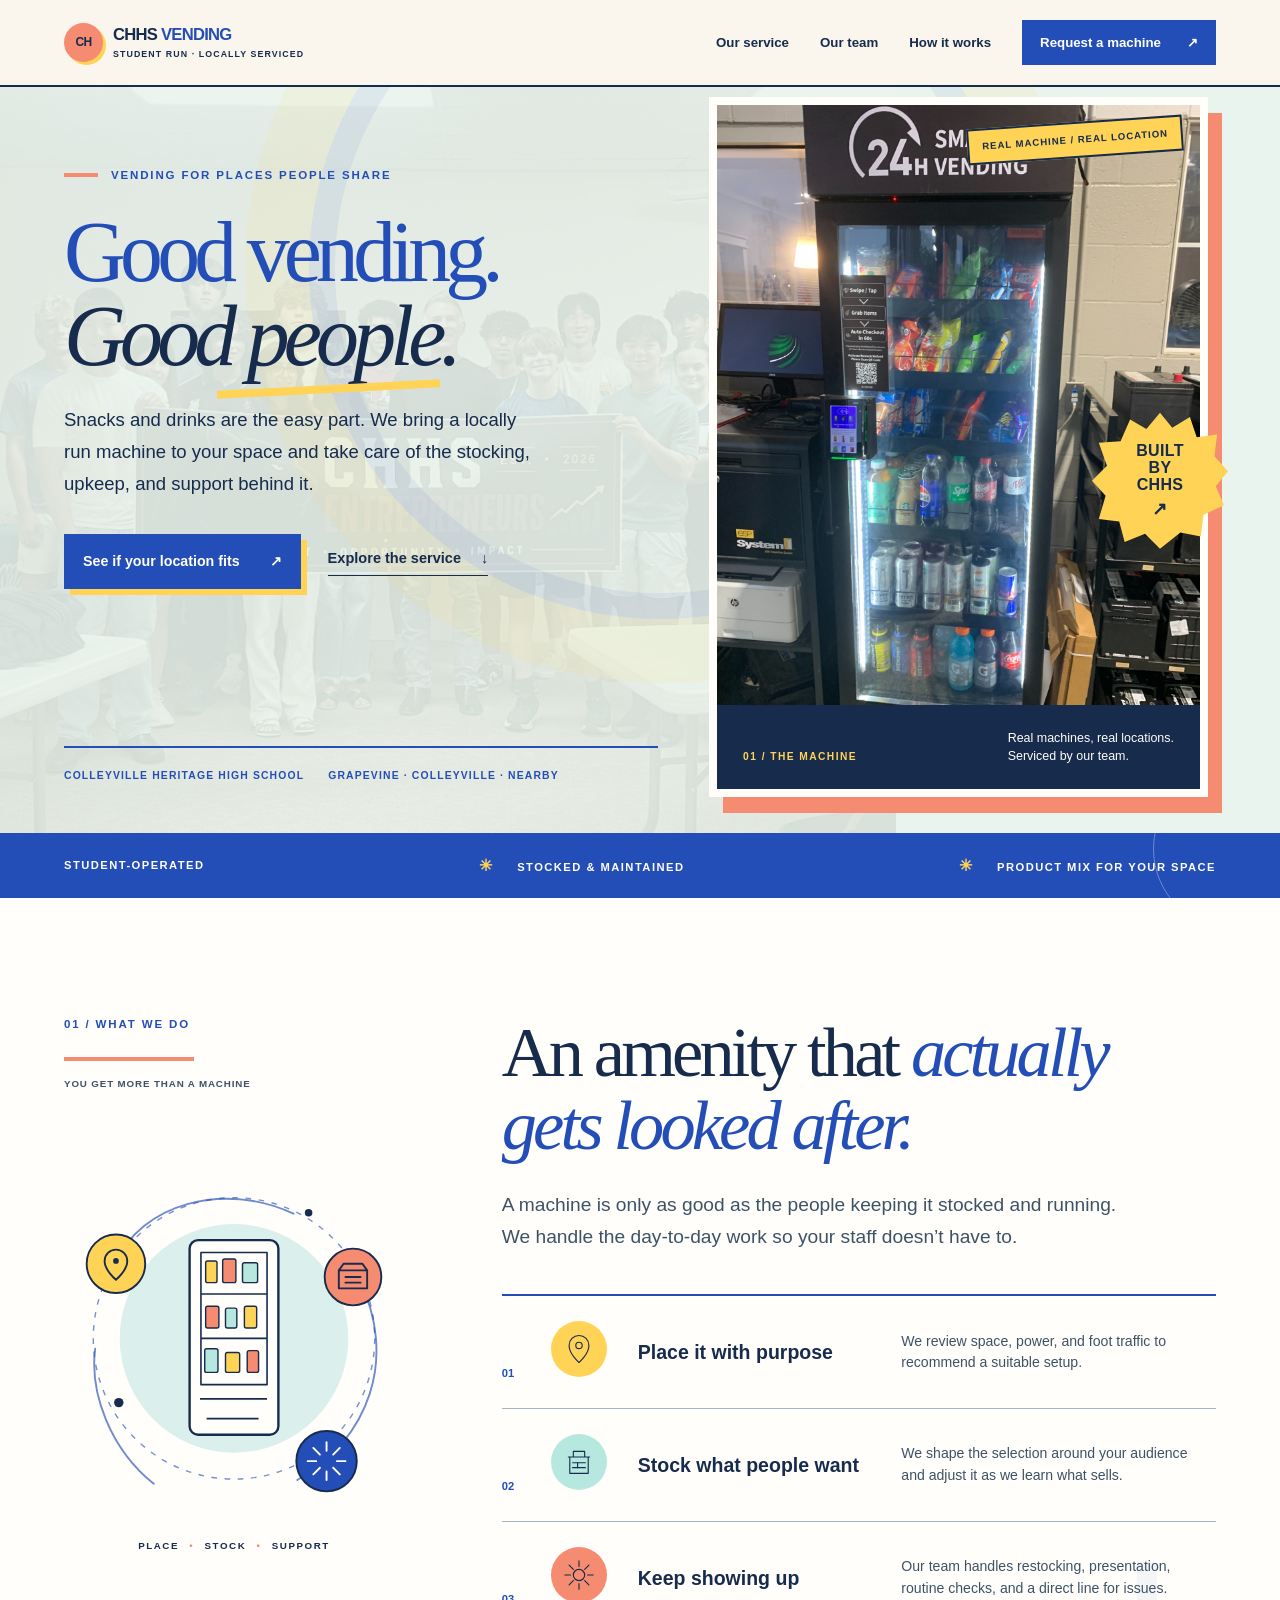
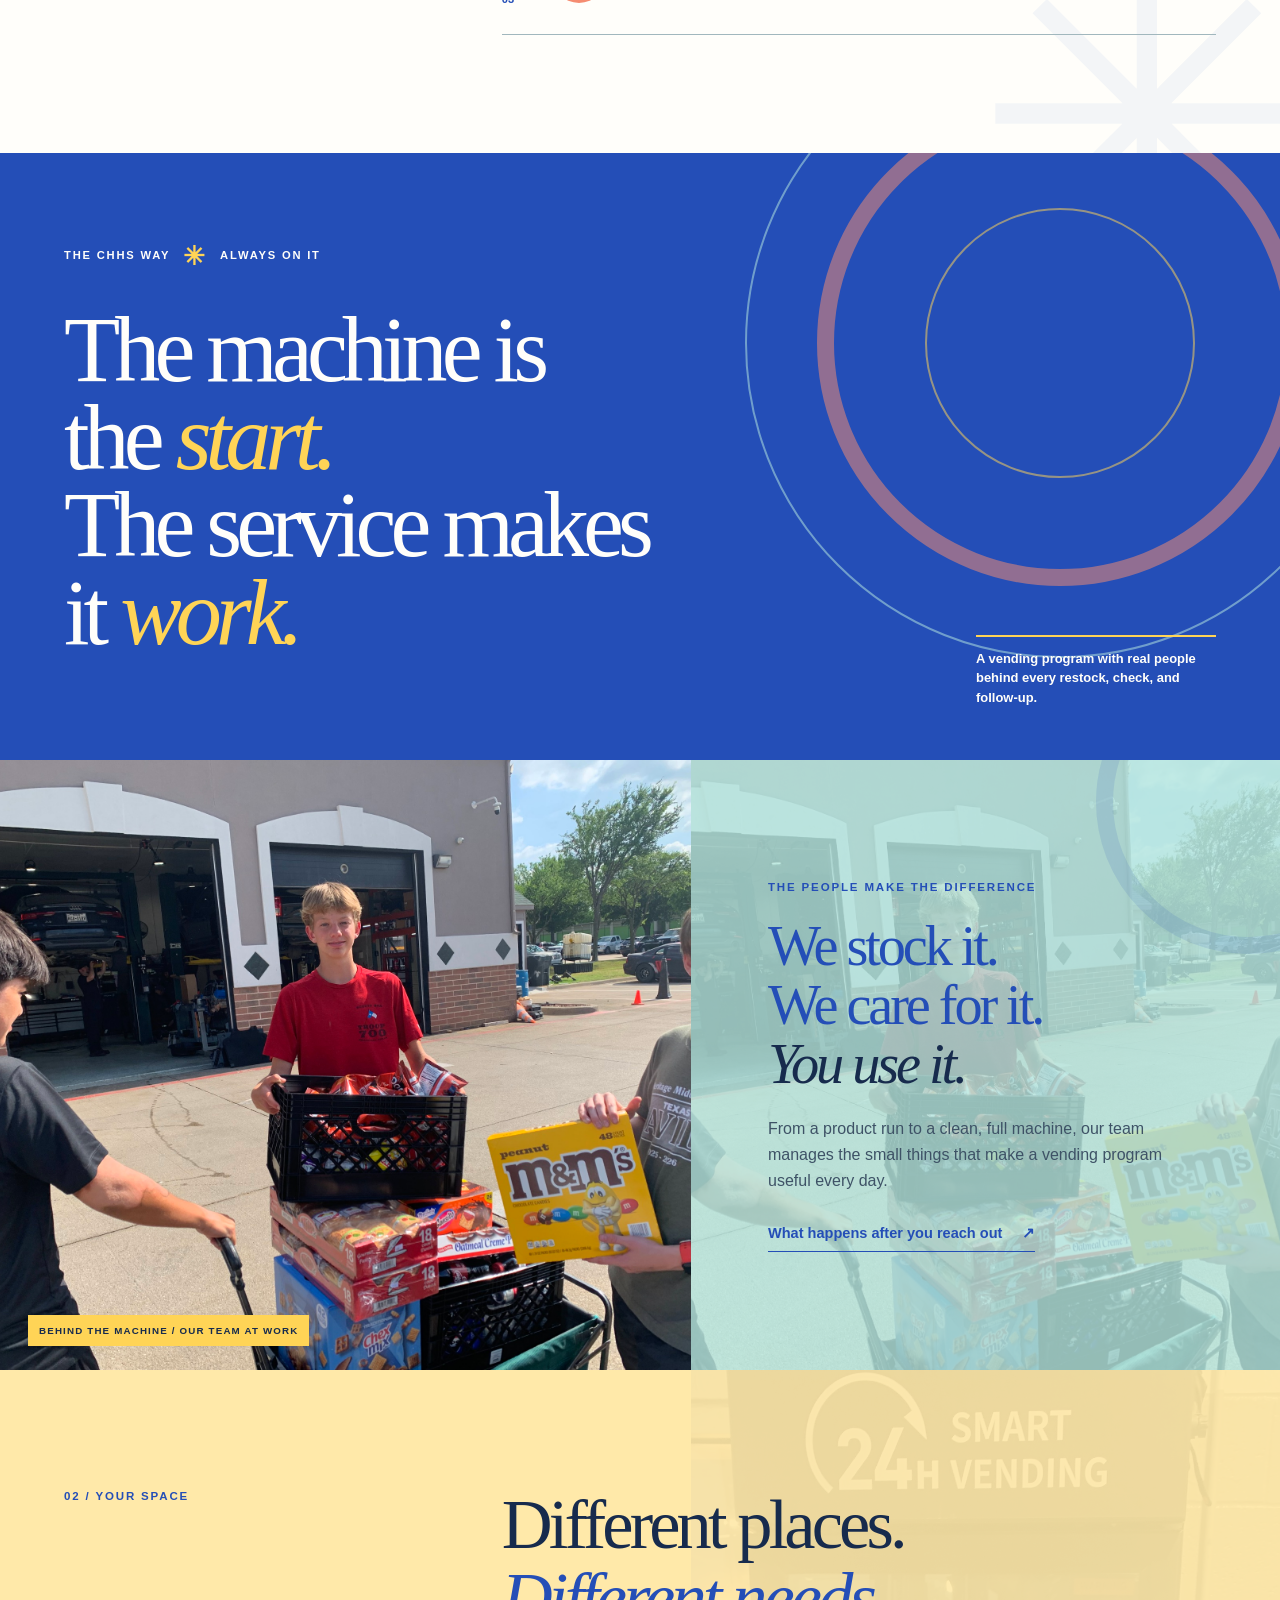
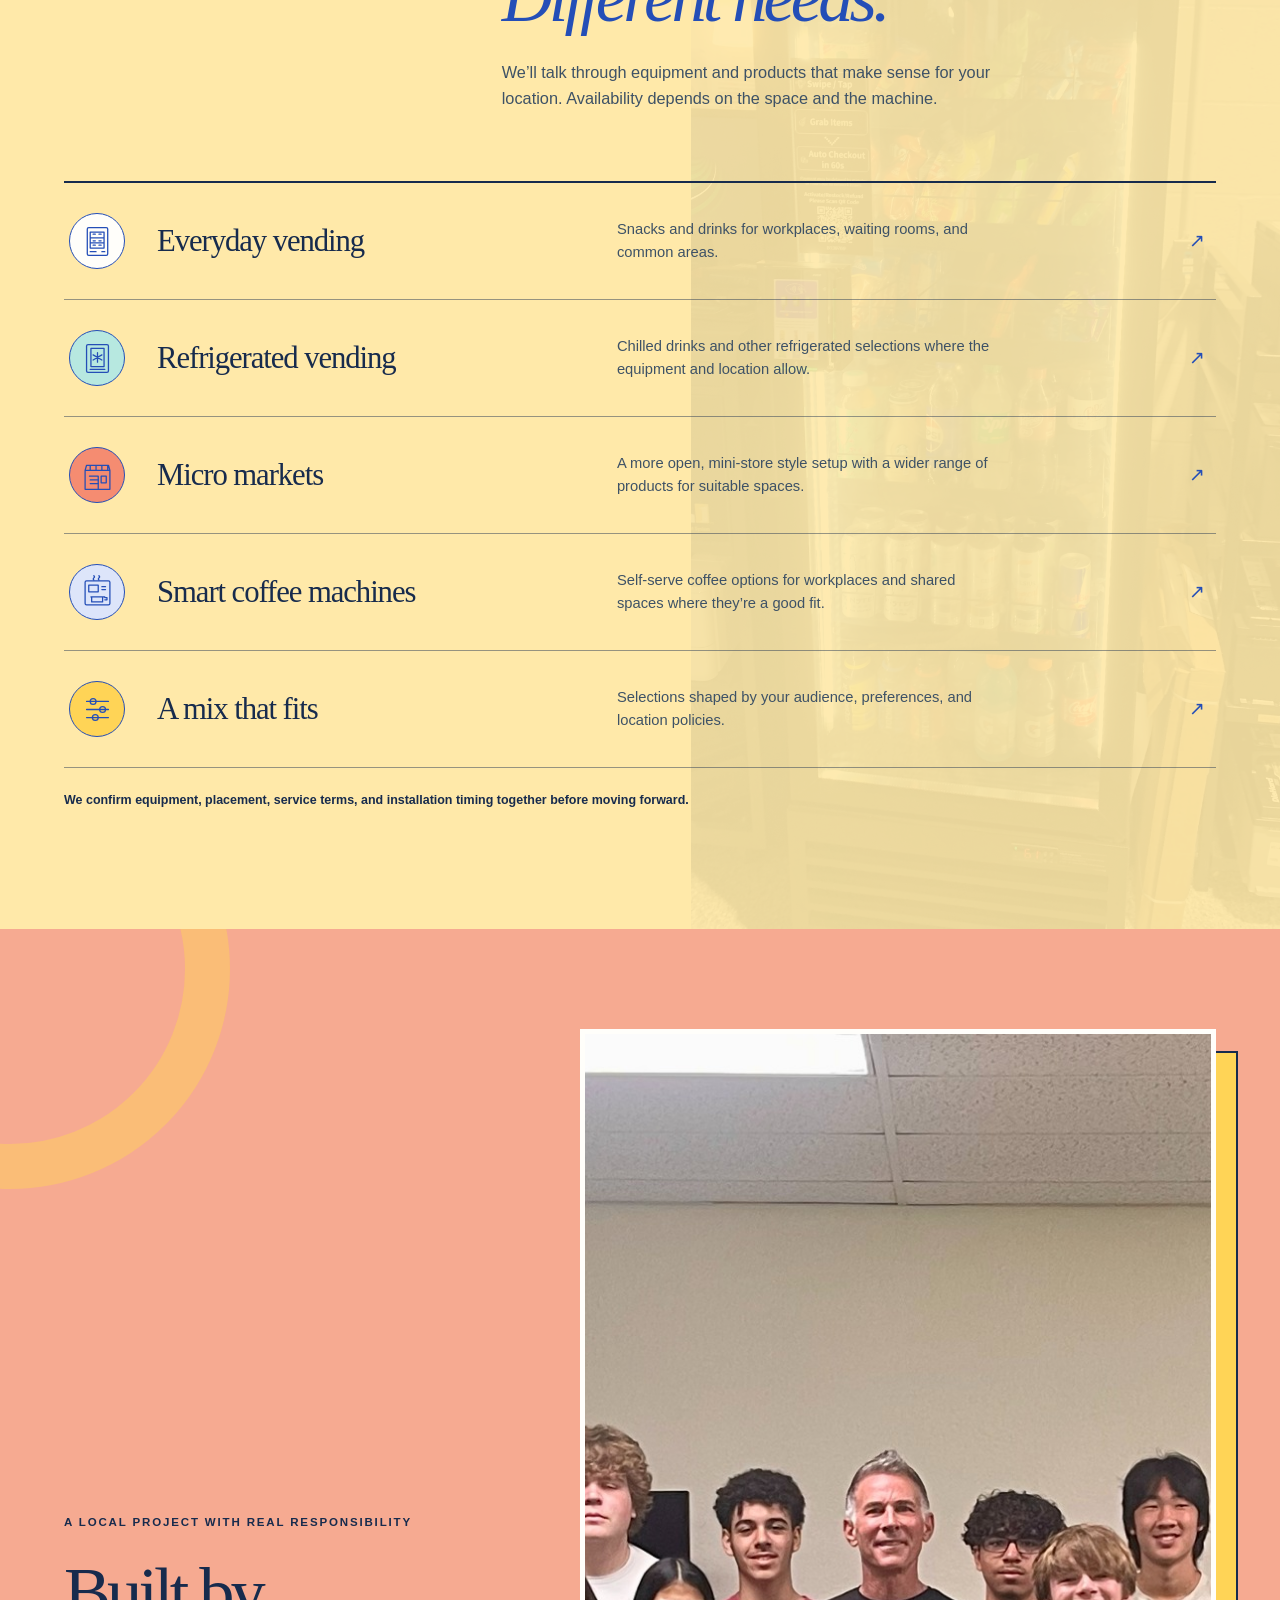
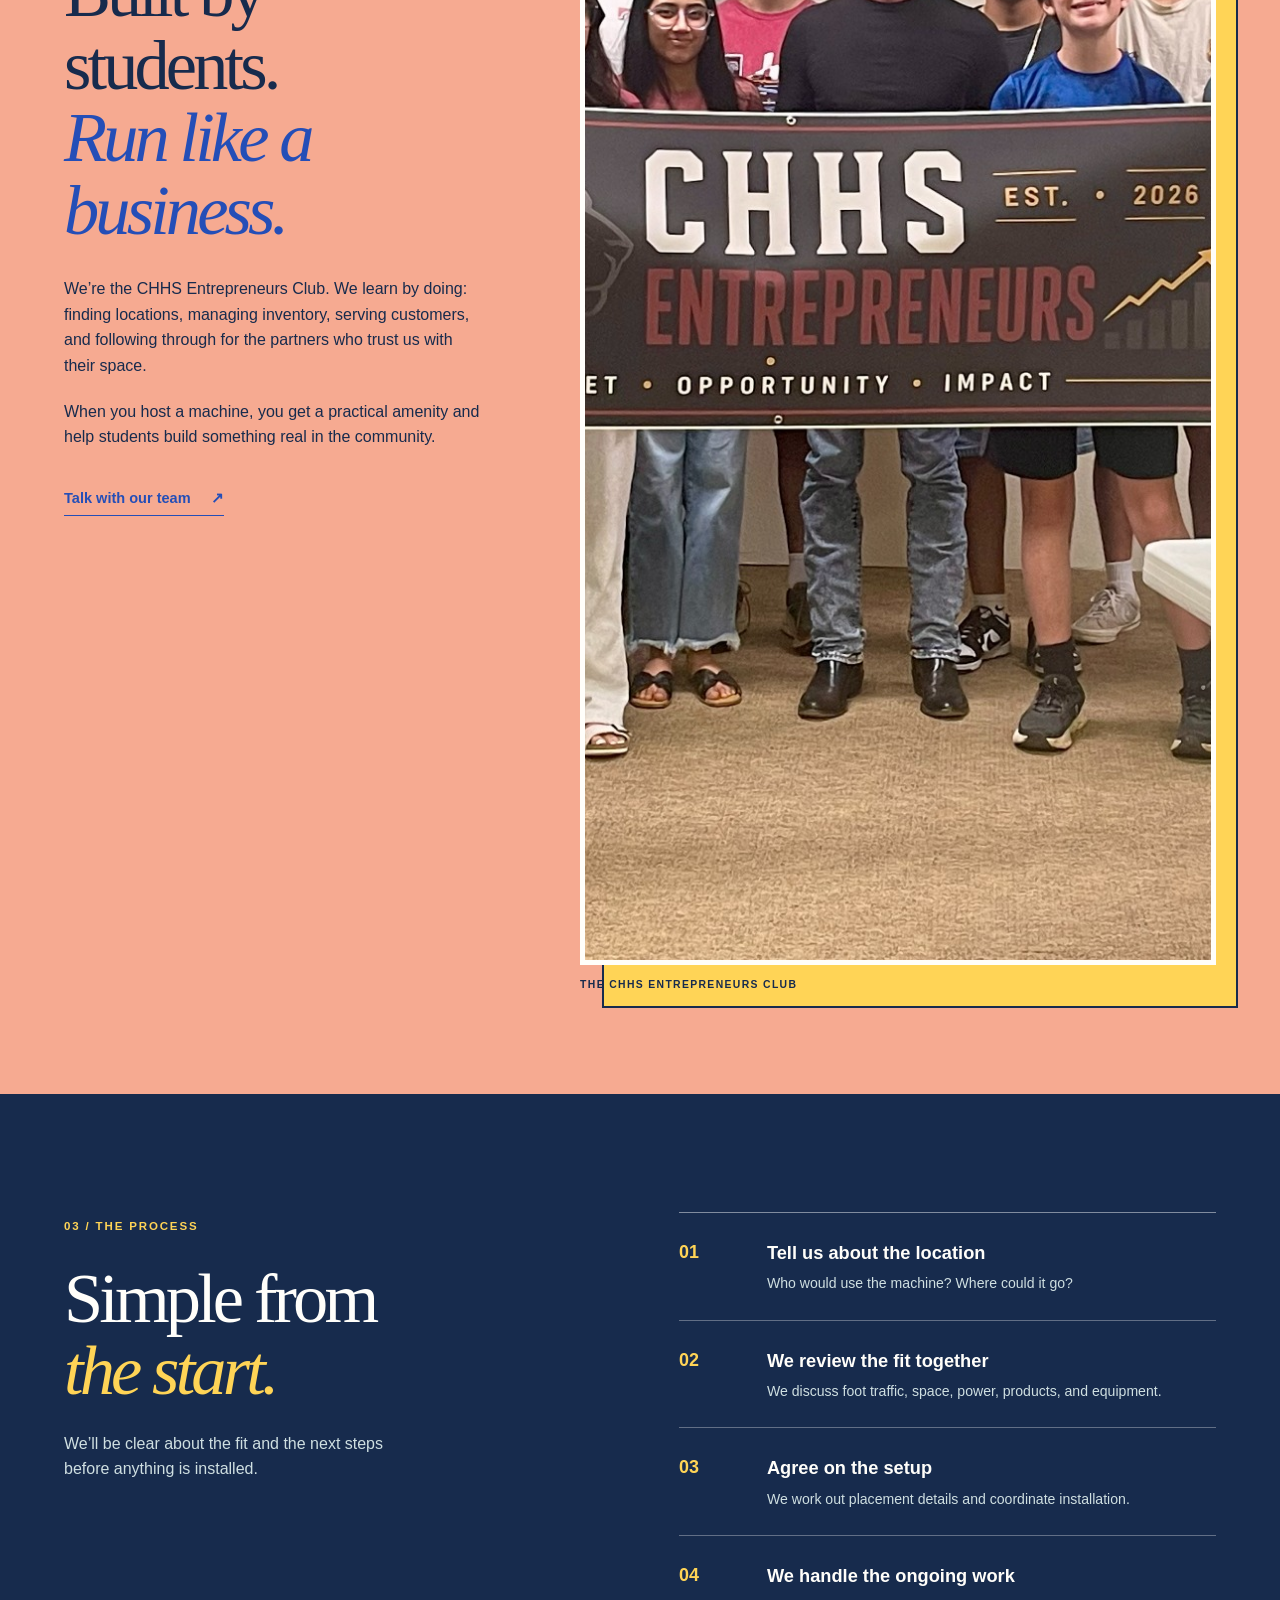
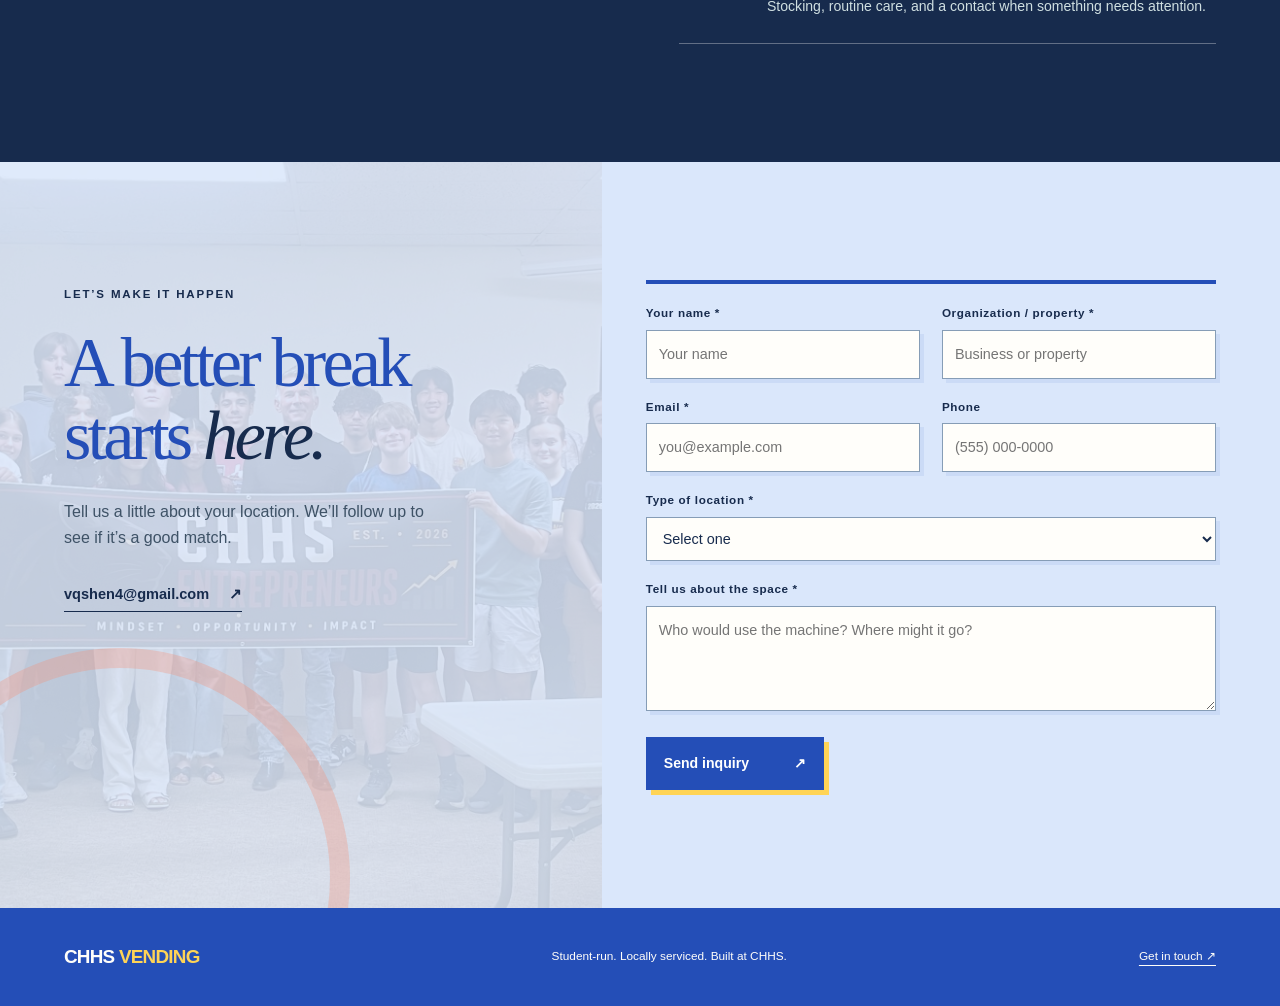
<file: index.html>
<!doctype html>
<html lang="en">
<head>
  <meta charset="utf-8">
  <meta name="viewport" content="width=device-width,initial-scale=1">
  <meta name="description" content="CHHS Student-Run Vending brings locally serviced vending to businesses and shared spaces in the Grapevine–Colleyville area.">
  <meta name="theme-color" content="#F8F7F2">
  <meta name="google-site-verification" content="9dDZ0mO8f_Yd5dRrKJpIw7n_pfeam6ZKTyQ5w4wt1hU">
  <link rel="canonical" href="https://vince314159.github.io/CHHS-Student-Vending/">
  <link rel="icon" type="image/png" sizes="32x32" href="favicon-32.png?v=2">
  <link rel="shortcut icon" type="image/x-icon" href="favicon.ico?v=2">
  <link rel="stylesheet" href="styles.css">
  <link rel="stylesheet" href="color-system.css">
  <title>CHHS Student-Run Vending | Good vending. Good people.</title>
</head>
<body>
<div class="reading-progress" aria-hidden="true"></div>
<a class="skip" href="#main">Skip to content</a>
<header class="site-header">
  <div class="shell navigation">
    <a href="#top" class="wordmark" aria-label="CHHS Student-Run Vending home"><span class="wordmark-symbol" aria-hidden="true">CH</span><span>CHHS <strong>VENDING</strong><small>STUDENT RUN · LOCALLY SERVICED</small></span></a>
    <button class="menu-toggle" type="button" aria-controls="site-menu" aria-expanded="false">Menu <span aria-hidden="true">+</span></button>
    <nav class="menu" id="site-menu" aria-label="Main navigation"><a href="#service">Our service</a><a href="#story">Our team</a><a href="#process">How it works</a><a class="nav-cta" href="#contact">Request a machine <span aria-hidden="true">↗</span></a></nav>
  </div>
</header>
<main id="main">
  <section id="top" class="hero" aria-labelledby="hero-title">
    <div class="shell hero-layout">
      <div class="hero-copy" data-reveal><span class="kicker"><span class="kicker-line"></span> VENDING FOR PLACES PEOPLE SHARE</span>
        <h1 id="hero-title">Good vending.<br><em>Good people.</em></h1>
        <p>Snacks and drinks are the easy part. We bring a locally run machine to your space and take care of the stocking, upkeep, and support behind it.</p>
        <div class="hero-actions"><a class="primary-link" href="#contact">See if your location fits <span aria-hidden="true">↗</span></a><a class="text-link" href="#service">Explore the service <span aria-hidden="true">↓</span></a></div>
        <div class="hero-foot"><span>COLLEYVILLE HERITAGE HIGH SCHOOL</span><span>GRAPEVINE · COLLEYVILLE · NEARBY</span></div>
      </div>
      <figure class="hero-image" data-reveal><img src="assets/machine.jpeg" alt="A stocked smart vending cooler at a local business" width="1536" height="2048" fetchpriority="high"><figcaption><span class="caption-number">01 / THE MACHINE</span><span>Real machines, real locations.<br>Serviced by our team.</span></figcaption><div class="hero-sticker" aria-hidden="true"><span>BUILT<br>BY<br>CHHS</span><b>↗</b></div></figure>
    </div>
  </section>
  <div class="signal-bar" aria-label="Service highlights"><div class="shell signal-inner"><span>STUDENT-OPERATED</span><span>STOCKED &amp; MAINTAINED</span><span>PRODUCT MIX FOR YOUR SPACE</span></div></div>
  <section class="intro section-space" id="service" aria-labelledby="intro-title"><div class="shell intro-grid">
    <div class="section-index" data-reveal>01 / WHAT WE DO<div class="index-rule" aria-hidden="true"></div><span class="index-aside">YOU GET MORE THAN A MACHINE</span>
      <div class="service-art" aria-hidden="true">
        <svg viewBox="0 0 360 400" focusable="false">
          <circle class="art-ring" cx="180" cy="191" r="149"/>
          <circle class="art-disc" cx="180" cy="191" r="121"/>
          <path class="art-path" d="M53 114C81 47 171 25 243 59M312 128c42 83 11 170-65 213M95 345C49 308 27 249 33 202"/>
          <g class="art-machine"><rect x="133" y="87" width="94" height="206" rx="9"/><path d="M145 100h70v140h-70zM145 144h70M145 191h70M144 255h71M151 276h55"/><rect class="art-gold" x="150" y="109" width="12" height="23" rx="2"/><rect class="art-coral" x="168" y="107" width="14" height="25" rx="2"/><rect class="art-mint" x="189" y="111" width="16" height="21" rx="2"/><rect class="art-coral" x="150" y="157" width="14" height="23" rx="2"/><rect class="art-mint" x="171" y="159" width="12" height="21" rx="2"/><rect class="art-gold" x="191" y="157" width="13" height="23" rx="2"/><rect class="art-mint" x="149" y="202" width="14" height="25" rx="2"/><rect class="art-gold" x="171" y="206" width="15" height="21" rx="2"/><rect class="art-coral" x="194" y="204" width="12" height="23" rx="2"/></g>
          <g class="art-node art-node-a"><circle cx="55" cy="112" r="31"/><path d="M55 129s12-10 12-20a12 12 0 1 0-24 0c0 10 12 20 12 20z"/><circle class="node-dot" cx="55" cy="109" r="3"/></g>
          <g class="art-node art-node-b"><circle cx="306" cy="126" r="30"/><path d="M291 119h30v19h-30zM291 119l5-7h20l5 7M298 126h16M298 132h16"/></g>
          <g class="art-node art-node-c"><circle cx="278" cy="321" r="32"/><path d="M278 301v9m0 22v9m-20-20h9m22 0h9m-34-14 7 7m14 14 7 7m0-28-7 7m-14 14-7 7"/></g>
          <circle class="art-pin" cx="58" cy="259" r="5"/><circle class="art-pin" cx="259" cy="58" r="4"/>
        </svg>
        <span class="art-caption">PLACE <b>•</b> STOCK <b>•</b> SUPPORT</span>
      </div></div>
    <div><h2 id="intro-title">An amenity that <em>actually gets looked after.</em></h2><p class="intro-lead">A machine is only as good as the people keeping it stocked and running. We handle the day-to-day work so your staff doesn’t have to.</p>
      <div class="service-list"><div><span class="list-number">01</span><svg class="service-icon" viewBox="0 0 48 48" fill="none" stroke="currentColor" stroke-width="1.8" stroke-linecap="round" stroke-linejoin="round" aria-hidden="true"><path d="M24 43s14-12 14-24a14 14 0 1 0-28 0c0 12 14 24 14 24Z"/><circle cx="24" cy="19" r="4.5"/></svg><h3>Place it with purpose</h3><p>We review space, power, and foot traffic to recommend a suitable setup.</p></div><div><span class="list-number">02</span><svg class="service-icon" viewBox="0 0 48 48" fill="none" stroke="currentColor" stroke-width="1.8" stroke-linecap="round" stroke-linejoin="round" aria-hidden="true"><path d="M9 17h30M11 17v23h26V17M16 17V9h16v8M15 25h18M15 32h18"/><path d="M22 25v7"/></svg><h3>Stock what people want</h3><p>We shape the selection around your audience and adjust it as we learn what sells.</p></div><div><span class="list-number">03</span><svg class="service-icon" viewBox="0 0 48 48" fill="none" stroke="currentColor" stroke-width="1.8" stroke-linecap="round" stroke-linejoin="round" aria-hidden="true"><path d="M24 4v8M24 36v8M4 24h8M36 24h8M10 10l6 6M32 32l6 6M38 10l-6 6M16 32l-6 6"/><circle cx="24" cy="24" r="8"/></svg><h3>Keep showing up</h3><p>Our team handles restocking, presentation, routine checks, and a direct line for issues.</p></div></div>
    </div></div></section>
  <section class="manifesto" aria-label="Our approach">
    <div class="shell manifesto-layout">
      <div class="manifesto-label">THE CHHS WAY <span aria-hidden="true">✳</span> ALWAYS ON IT</div>
      <p>The machine is<br>the <em>start.</em><br>The service makes<br>it <em>work.</em></p>
      <div class="manifesto-note">A vending program with real people behind every restock, check, and follow-up.</div>
      <div class="manifesto-rings" aria-hidden="true"><span></span><span></span><span></span></div>
    </div>
  </section>
  <section class="photo-story" aria-labelledby="work-title"><div class="photo-story-image"><img src="assets/stocking.jpeg" alt="Student team bringing snacks to restock a vending location" width="2048" height="1536" loading="lazy"><span class="photo-credit">BEHIND THE MACHINE / OUR TEAM AT WORK</span></div><div class="photo-story-copy" data-reveal><span class="eyebrow">THE PEOPLE MAKE THE DIFFERENCE</span><h2 id="work-title">We stock it.<br>We care for it.<br><em>You use it.</em></h2><p>From a product run to a clean, full machine, our team manages the small things that make a vending program useful every day.</p><a href="#process" class="underlined-link">What happens after you reach out <span aria-hidden="true">↗</span></a></div></section>
  <section class="offer section-space" aria-labelledby="offer-title"><div class="shell"><div class="offer-heading" data-reveal><span class="section-index">02 / YOUR SPACE</span><div><h2 id="offer-title">Different places.<br><em>Different needs.</em></h2><p>We’ll talk through equipment and products that make sense for your location. Availability depends on the space and the machine.</p></div></div><div class="offer-rows">
  <div class="offer-row" data-reveal><span class="offer-icon" aria-hidden="true"><svg viewBox="0 0 48 48"><rect x="10" y="5" width="28" height="38" rx="2"/><path d="M14 11h19v22H14zM14 19h19M14 26h19M18 14h3m5 0h3m-11 9h3m5 0h3m-11 6h3m5 0h3M14 38h8m8 0h4"/></svg></span><h3>Everyday vending</h3><p>Snacks and drinks for workplaces, waiting rooms, and common areas.</p><span aria-hidden="true">↗</span></div>
  <div class="offer-row" data-reveal><span class="offer-icon" aria-hidden="true"><svg viewBox="0 0 48 48"><rect x="9" y="5" width="30" height="38" rx="2"/><path d="M15 10h18v25H15zM33 14v7M24 16v13m-6-10 12 7m0-7-12 7M14 39h20"/></svg></span><h3>Refrigerated vending</h3><p>Chilled drinks and other refrigerated selections where the equipment and location allow.</p><span aria-hidden="true">↗</span></div>
  <div class="offer-row" data-reveal><span class="offer-icon" aria-hidden="true"><svg viewBox="0 0 48 48"><path d="M7 17h34v26H7zM9 10h30l2 7H7l2-7ZM14 10v7m8-7v7m8-7v7m8-7v7M13 25h12v18M29 25h7v9h-7zM7 43h34"/><path d="M14 30h11m-11 5h11"/></svg></span><h3>Micro markets</h3><p>A more open, mini-store style setup with a wider range of products for suitable spaces.</p><span aria-hidden="true">↗</span></div>
  <div class="offer-row" data-reveal><span class="offer-icon" aria-hidden="true"><svg viewBox="0 0 48 48"><rect x="7" y="8" width="34" height="33" rx="2"/><path d="M12 14h13v9H12zM30 16h5m-5 4h5M15 30h19M16 30v7h15v-7M34 31h3v3h-3M19 7c-3-3 3-3 0-6m7 6c-3-3 3-3 0-6"/></svg></span><h3>Smart coffee machines</h3><p>Self-serve coffee options for workplaces and shared spaces where they’re a good fit.</p><span aria-hidden="true">↗</span></div>
  <div class="offer-row" data-reveal><span class="offer-icon" aria-hidden="true"><svg viewBox="0 0 48 48"><path d="M9 13h30M9 24h30M9 35h30"/><circle cx="18" cy="13" r="4"/><circle cx="31" cy="24" r="4"/><circle cx="21" cy="35" r="4"/></svg></span><h3>A mix that fits</h3><p>Selections shaped by your audience, preferences, and location policies.</p><span aria-hidden="true">↗</span></div>
</div><p class="offer-footnote">We confirm equipment, placement, service terms, and installation timing together before moving forward.</p></div></section>
  <section class="team" id="story" aria-labelledby="team-title"><div class="shell team-layout"><div class="team-copy" data-reveal><span class="eyebrow">A LOCAL PROJECT WITH REAL RESPONSIBILITY</span><h2 id="team-title">Built by students.<br><em>Run like a business.</em></h2><p>We’re the CHHS Entrepreneurs Club. We learn by doing: finding locations, managing inventory, serving customers, and following through for the partners who trust us with their space.</p><p>When you host a machine, you get a practical amenity and help students build something real in the community.</p><a class="underlined-link" href="#contact">Talk with our team <span aria-hidden="true">↗</span></a></div><figure class="team-image" data-reveal><img src="assets/team.jpeg" alt="CHHS Entrepreneurs Club students together with their club banner" width="2048" height="1536" loading="lazy"><figcaption>THE CHHS ENTREPRENEURS CLUB</figcaption></figure></div></section>
  <section class="process section-space" id="process" aria-labelledby="process-title"><div class="shell process-layout"><div class="process-heading" data-reveal><span class="section-index">03 / THE PROCESS</span><h2 id="process-title">Simple from<br><em>the start.</em></h2><p>We’ll be clear about the fit and the next steps before anything is installed.</p></div><ol class="steps" data-reveal><li><span>01</span><div><h3>Tell us about the location</h3><p>Who would use the machine? Where could it go?</p></div></li><li><span>02</span><div><h3>We review the fit together</h3><p>We discuss foot traffic, space, power, products, and equipment.</p></div></li><li><span>03</span><div><h3>Agree on the setup</h3><p>We work out placement details and coordinate installation.</p></div></li><li><span>04</span><div><h3>We handle the ongoing work</h3><p>Stocking, routine care, and a contact when something needs attention.</p></div></li></ol></div></section>
  <section class="contact section-space" id="contact" aria-labelledby="contact-title"><div class="shell contact-layout"><div class="contact-intro" data-reveal><span class="eyebrow">LET’S MAKE IT HAPPEN</span><h2 id="contact-title">A better break<br>starts <em>here.</em></h2><p>Tell us a little about your location. We’ll follow up to see if it’s a good match.</p><a href="mailto:vqshen4@gmail.com" class="underlined-link">vqshen4@gmail.com <span aria-hidden="true">↗</span></a></div><form id="contact-form" action="https://formspree.io/f/xykgpqrn" method="POST"><div class="form-row"><div class="field"><label for="name">Your name *</label><input id="name" name="name" required autocomplete="name" placeholder="Your name"></div><div class="field"><label for="organization">Organization / property *</label><input id="organization" name="org" required placeholder="Business or property"></div></div><div class="form-row"><div class="field"><label for="email">Email *</label><input id="email" name="email" type="email" required autocomplete="email" placeholder="you@example.com"></div><div class="field"><label for="phone">Phone</label><input id="phone" name="phone" type="tel" autocomplete="tel" placeholder="(555) 000-0000"></div></div><div class="field"><label for="property">Type of location *</label><select id="property" name="property_type" required><option value="">Select one</option><option>Office / workplace</option><option>Residential / senior living</option><option>Retail / waiting area</option><option>School / campus</option><option>Gym / recreation</option><option>Other</option></select></div><div class="field"><label for="message">Tell us about the space *</label><textarea id="message" name="message" required minlength="10" placeholder="Who would use the machine? Where might it go?"></textarea></div><div class="form-submit"><button type="submit">Send inquiry <span aria-hidden="true">↗</span></button><p class="form-status" role="status" aria-live="polite"></p></div></form></div></section>
</main>
<footer><div class="shell footer-layout"><a href="#top" class="footer-brand">CHHS <strong>VENDING</strong></a><span>Student-run. Locally serviced. Built at CHHS.</span><a href="mailto:vqshen4@gmail.com">Get in touch ↗</a></div></footer>
<script src="script.js" defer></script>
</body>
</html>
</file>
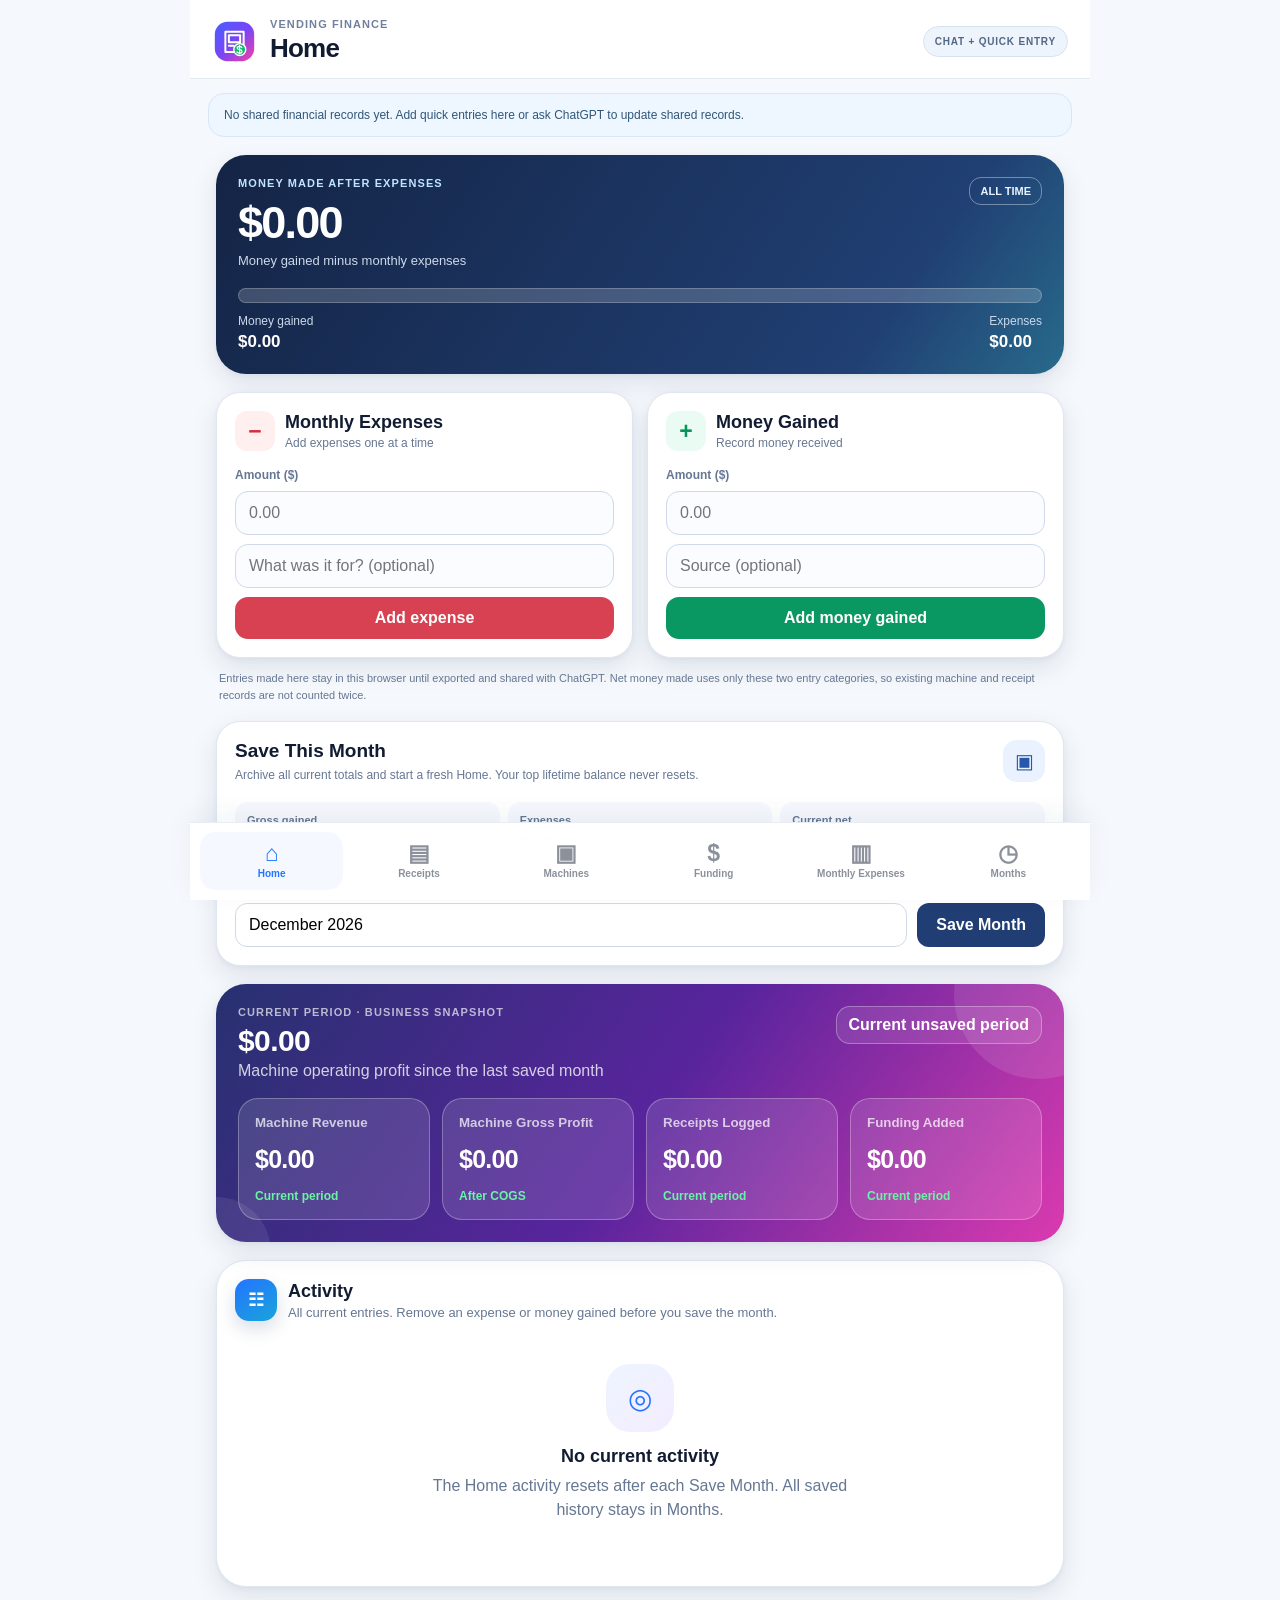
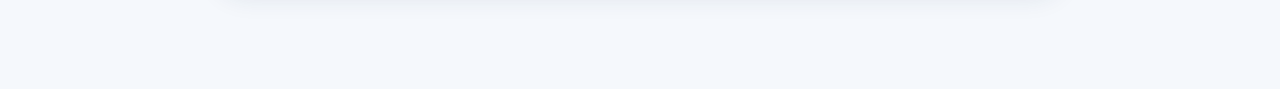
<file: finance/index.html>
<!DOCTYPE html>
<html lang="en">
<head>
  <meta charset="UTF-8" />
  <meta name="viewport" content="width=device-width, initial-scale=1.0, viewport-fit=cover" />
  <meta name="theme-color" content="#f7f9fd" />
  <meta name="description" content="CHHS vending finance board — earnings, monthly expenses, and machine performance." />
  <link rel="icon" type="image/svg+xml" href="icon.svg" />
  <link rel="apple-touch-icon" href="icon.svg" />
  <title>Vending Finance Board</title>
  <link rel="stylesheet" href="styles.css?v=month-archive-v2" />
</head>
<body>
  <div class="app-shell">
    <header class="topbar">
      <div class="brand-wrap">
        <div class="avatar-mark" aria-hidden="true"><img src="icon.svg" alt="" /></div>
        <div>
          <p class="eyebrow">VENDING FINANCE</p>
          <h1 id="pageTitle">Home</h1>
        </div>
      </div>
      <div class="display-chip" title="ChatGPT manages shared data; quick entries save in your browser">CHAT + QUICK ENTRY</div>
    </header>

    <div id="dataNotice" class="sync-notice" role="status" aria-live="polite"></div>
    <main id="appMain" class="content" tabindex="-1"></main>

    <nav class="bottom-nav" aria-label="Finance board views">
      <button type="button" class="nav-item active" data-page="home"><span class="nav-icon">⌂</span><span>Home</span></button>
      <button type="button" class="nav-item" data-page="receipts"><span class="nav-icon">▤</span><span>Receipts</span></button>
      <button type="button" class="nav-item" data-page="machines"><span class="nav-icon">▣</span><span>Machines</span></button>
      <button type="button" class="nav-item" data-page="funding"><span class="nav-icon">$</span><span>Funding</span></button>
      <button type="button" class="nav-item" data-page="monthly"><span class="nav-icon">▥</span><span>Monthly Expenses</span></button>
      <button type="button" class="nav-item" data-page="months"><span class="nav-icon">◷</span><span>Months</span></button>
    </nav>
  </div>
  <script src="months.js?v=storage-safety-v3"></script>
  <script src="app.js?v=storage-safety-v3"></script>
</body>
</html>
</file>
<file: styles.css>
:root{--paper:#F8F7F2;--white:#FFFEFC;--ink:#263740;--blue:#3C6385;--pale:#DFEBED;--butter:#F1CE79;--peach:#ECA88E;--line:#BCC9CA;--muted:#586971;--shell:1220px}
*{box-sizing:border-box}html{scroll-behavior:smooth}body{margin:0;background:var(--paper);color:var(--ink);font:16px/1.6 Arial,Helvetica,sans-serif;-webkit-font-smoothing:antialiased}button,input,textarea,select{font:inherit}button{cursor:pointer}a{color:inherit;text-decoration:none}img{display:block;max-width:100%}figure,h1,h2,h3,p{margin:0}.shell{max-width:var(--shell);padding:0 34px;margin:0 auto}.skip{position:absolute;z-index:30;top:8px;left:-9999px;background:var(--butter);padding:8px 14px}.skip:focus{left:8px}:focus-visible{outline:3px solid var(--blue);outline-offset:4px}.eyebrow,.section-index,.kicker{font-size:.72rem;letter-spacing:.16em;font-weight:800;line-height:1.4}.section-index{color:var(--blue)}h1,h2{font-family:Georgia,'Times New Roman',serif;line-height:1.05;letter-spacing:-.055em;font-weight:400}h2 em,h1 em{font-style:italic;color:var(--blue)}.section-space{padding:125px 0}.underlined-link,.text-link{display:inline-flex;gap:20px;align-items:center;border-bottom:1px solid currentColor;padding-bottom:5px;font-weight:700;font-size:.91rem}.underlined-link:hover,.text-link:hover{color:var(--blue)}
.site-header{position:sticky;top:0;z-index:20;background:rgba(248,247,242,.97);border-bottom:1px solid var(--line)}.navigation{min-height:85px;display:flex;align-items:center;justify-content:space-between;gap:28px}.wordmark{display:flex;align-items:center;gap:10px;font-weight:700;font-size:1.04rem;letter-spacing:-.04em;line-height:1.05;white-space:nowrap}.wordmark strong,.footer-brand strong{color:var(--blue)}.wordmark small{display:block;letter-spacing:.125em;font-size:.55rem;font-weight:800;margin-top:6px}.wordmark-symbol{width:39px;height:39px;border-radius:50%;background:var(--blue);color:var(--white);font:700 .75rem/39px Georgia,serif;letter-spacing:-.06em;text-align:center}.menu{display:flex;align-items:center;gap:31px;font-size:.83rem;font-weight:700}.menu>a:not(.nav-cta):hover{text-decoration:underline;text-underline-offset:6px}.nav-cta{padding:12px 18px;background:var(--ink);color:white;display:flex;gap:26px;align-items:center}.nav-cta:hover,.primary-link:hover,.form-submit button:hover{background:var(--blue)}.menu-toggle{display:none;background:transparent;border:0;color:var(--ink);font-weight:800}
.hero{background:var(--paper)}.hero-layout{display:grid;grid-template-columns:minmax(0,1.12fr) minmax(0,.88fr);min-height:680px;align-items:stretch;gap:0}.hero-copy{display:flex;flex-direction:column;justify-content:center;padding:72px 8% 35px 0}.kicker{display:flex;align-items:center;gap:13px;color:var(--blue)}.kicker-line{height:2px;width:28px;background:var(--peach)}.hero h1{font-size:clamp(4.4rem,6.2vw,7.2rem);margin:28px 0 25px;max-width:730px}.hero-copy>p{font-size:1.12rem;max-width:470px;color:var(--muted);line-height:1.72}.hero-actions{display:flex;align-items:center;gap:27px;flex-wrap:wrap;margin:34px 0 auto}.primary-link{display:inline-flex;gap:30px;align-items:center;background:var(--ink);color:#fff;padding:16px 19px;font-weight:700;font-size:.89rem}.hero-foot{display:flex;gap:24px;flex-wrap:wrap;border-top:1px solid var(--line);padding-top:20px;font-size:.65rem;letter-spacing:.11em;font-weight:800;color:var(--muted);margin-top:70px}.hero-image{position:relative;min-height:650px;overflow:hidden}.hero-image img{height:100%;width:100%;object-fit:cover;object-position:50% 42%}.hero-image figcaption{position:absolute;bottom:0;left:0;right:0;background:rgba(38,55,64,.84);color:white;display:flex;justify-content:space-between;align-items:end;gap:12px;padding:24px 26px;font-size:.78rem;line-height:1.45}.caption-number{font-size:.64rem;letter-spacing:.14em;font-weight:800;color:var(--butter)}
.signal-bar{background:var(--butter)}.signal-inner{display:flex;justify-content:space-between;gap:20px;padding-top:18px;padding-bottom:18px;font-size:.7rem;letter-spacing:.13em;font-weight:800}.signal-inner span+span:before{content:'•';margin-right:18px;color:var(--blue)}
.intro{background:var(--white)}.intro-grid{display:grid;grid-template-columns:1fr 2fr;gap:7%}.intro h2,.offer h2,.team h2,.process h2,.contact h2{font-size:clamp(3.3rem,5vw,6rem)}.intro-lead{font-size:1.2rem;max-width:630px;line-height:1.65;color:var(--muted);margin:28px 0 42px}.service-list{border-top:1px solid var(--line)}.service-list>div{display:grid;grid-template-columns:55px minmax(190px,1fr) minmax(210px,1.25fr);gap:15px;align-items:baseline;padding:22px 0;border-bottom:1px solid var(--line)}.service-list .list-number{font-size:.7rem;font-weight:800;color:var(--blue)}.service-list h3{font-size:1.12rem;line-height:1.3}.service-list p{font-size:.88rem;color:var(--muted);line-height:1.55}
.photo-story{display:grid;grid-template-columns:1.08fr .92fr;min-height:610px;background:var(--pale)}.photo-story-image{position:relative;min-height:500px;overflow:hidden}.photo-story-image img{width:100%;height:100%;object-fit:cover;object-position:50% 49%;position:absolute}.photo-credit{position:absolute;bottom:24px;left:28px;background:rgba(248,247,242,.94);padding:8px 11px;font-size:.61rem;font-weight:800;letter-spacing:.12em}.photo-story-copy{padding:80px clamp(38px,6vw,105px);display:flex;flex-direction:column;justify-content:center;align-items:start}.photo-story h2{font-size:clamp(3.2rem,4.4vw,5.5rem);margin:22px 0}.photo-story p{font-size:1rem;max-width:410px;color:var(--muted);margin-bottom:29px}.photo-story .eyebrow{color:var(--blue)}
.offer{background:var(--paper)}.offer-heading{display:grid;grid-template-columns:1fr 2fr;gap:7%;align-items:start;margin-bottom:70px}.offer-heading p{color:var(--muted);max-width:540px;font-size:1.02rem;margin-top:26px}.offer-rows{border-top:1px solid var(--ink)}.offer-row{display:grid;grid-template-columns:.55fr 2fr 2.2fr auto;align-items:center;gap:30px;padding:37px 5px;border-bottom:1px solid var(--line)}.offer-tag{font:italic 2rem Georgia,serif;color:var(--blue)}.offer-row h3{font:400 clamp(1.5rem,2.1vw,2.1rem)/1.2 Georgia,serif;letter-spacing:-.035em}.offer-row p{font-size:.92rem;color:var(--muted);max-width:380px}.offer-row>span:last-child{font-size:1.2rem;color:var(--blue)}.offer-footnote{margin-top:23px;font-size:.78rem;color:var(--muted)}
.team{background:var(--white);padding:100px 0}.team-layout{display:grid;grid-template-columns:.8fr 1.2fr;gap:8%;align-items:center}.team-copy{padding:20px 0}.team h2{margin:23px 0 30px}.team-copy p{max-width:480px;margin:0 0 20px;color:var(--muted)}.team-copy .underlined-link{margin-top:17px}.team-image{position:relative}.team-image img{width:100%;aspect-ratio:1.34;object-fit:cover;object-position:center 48%}.team-image figcaption{padding-top:12px;font-size:.65rem;letter-spacing:.13em;font-weight:800;color:var(--blue)}
.process{background:var(--pale)}.process-layout{display:grid;grid-template-columns:1fr 1.1fr;gap:11%}.process h2{margin:24px 0}.process-heading p{max-width:360px;color:var(--muted)}.steps{list-style:none;margin:0;padding:0;border-top:1px solid #A4B7BB}.steps li{display:grid;grid-template-columns:70px 1fr;gap:18px;border-bottom:1px solid #A4B7BB;padding:25px 0}.steps li>span{color:var(--blue);font-size:.76rem;font-weight:800}.steps h3{font-size:1rem;margin-bottom:5px}.steps p{font-size:.88rem;color:var(--muted)}
.contact{background:#D8E8EC}.contact-layout{display:grid;grid-template-columns:.9fr 1.1fr;gap:10%}.contact h2{margin:21px 0 28px}.contact-intro p{max-width:360px;color:var(--muted);margin-bottom:30px}.contact form{border-top:2px solid var(--ink);padding-top:20px}.form-row{display:grid;grid-template-columns:1fr 1fr;gap:22px}.field{margin-bottom:19px}.field label{display:block;font-size:.73rem;letter-spacing:.055em;font-weight:800;margin-bottom:7px}.field input,.field select,.field textarea{width:100%;border:1px solid #A8B9BB;background:var(--white);color:var(--ink);border-radius:0;padding:12px;font-size:.9rem}.field textarea{min-height:105px;resize:vertical}.form-submit{display:flex;align-items:center;gap:20px}.form-submit button{border:0;background:var(--ink);color:white;font-weight:800;font-size:.88rem;padding:15px 18px;display:flex;gap:45px;justify-content:space-between}.form-submit button:disabled{opacity:.6;cursor:wait}.form-status{font-size:.8rem;font-weight:700}.form-status a{text-decoration:underline}
footer{background:var(--ink);color:#F8F7F2;padding:34px 0}.footer-layout{display:flex;justify-content:space-between;align-items:center;gap:25px;font-size:.74rem}.footer-brand{font-size:1.18rem;font-weight:800;letter-spacing:-.04em}.footer-brand strong{color:var(--butter)}footer a:last-child{text-decoration:underline;text-underline-offset:5px}
@media(max-width:960px){.navigation{min-height:72px}.menu{gap:15px}.menu>a:not(.nav-cta){display:none}.menu-toggle{display:block}.menu.open{display:flex;position:absolute;top:100%;left:0;right:0;background:var(--paper);padding:20px 34px 27px;border-bottom:1px solid var(--ink);align-items:stretch;flex-direction:column}.menu.open>a:not(.nav-cta){display:block}.hero-layout{grid-template-columns:1fr .87fr}.hero h1{font-size:clamp(3.7rem,7vw,5.6rem)}.hero-copy{padding-right:5%}.hero-image,.hero-layout{min-height:580px}.service-list>div{grid-template-columns:40px 1fr;gap:10px}.service-list p{grid-column:2}.team-layout{grid-template-columns:1fr 1fr}.team h2{font-size:clamp(2.8rem,5vw,4.4rem)}}
@media(max-width:700px){.shell{padding:0 22px}.section-space{padding:76px 0}.navigation{min-height:66px}.menu.open{padding:20px 22px}.wordmark{font-size:.9rem}.wordmark-symbol{width:34px;height:34px;line-height:34px}.wordmark small{font-size:.48rem}.hero-layout,.intro-grid,.offer-heading,.team-layout,.process-layout,.contact-layout{display:block}.hero-copy{padding:58px 0 34px}.hero h1{font-size:clamp(3.6rem,12vw,5.6rem);margin:20px 0}.hero-copy>p{font-size:1rem}.hero-actions{margin:30px 0}.hero-foot{margin-top:45px}.hero-image{min-height:0;height:490px;margin:0 -22px}.hero-image img{object-position:50% 40%}.hero-image figcaption{padding:17px 22px}.signal-inner{font-size:.61rem;line-height:1.5;flex-wrap:wrap;justify-content:flex-start;gap:8px 18px}.signal-inner span+span:before{content:none}.intro h2,.offer h2,.team h2,.process h2,.contact h2{font-size:clamp(3rem,10vw,4.7rem)}.section-index{display:block;margin-bottom:24px}.intro-lead{font-size:1.04rem}.photo-story{display:block}.photo-story-image{height:390px;min-height:0}.photo-story-copy{padding:67px 22px 76px}.photo-story h2{font-size:clamp(3.1rem,10vw,4.9rem)}.offer-heading{margin-bottom:46px}.offer-row{grid-template-columns:38px 1fr 25px;gap:15px 12px;padding:25px 0}.offer-row p{grid-column:2;grid-row:2}.offer-row>span:last-child{grid-column:3;grid-row:1}.team{padding:76px 0}.team-image{margin-top:43px}.team-image img{aspect-ratio:1.16}.steps{margin-top:45px}.contact form{margin-top:55px}.footer-layout{flex-wrap:wrap}.footer-layout span{order:3;flex-basis:100%}}
@media(max-width:460px){.hero-image{height:420px}.hero-image figcaption{align-items:start;flex-direction:column}.hero-actions{gap:20px}.hero-foot{font-size:.57rem;gap:8px}.service-list>div{grid-template-columns:35px 1fr}.form-row{display:block}.footer-layout{gap:10px}}
@media(prefers-reduced-motion:reduce){html{scroll-behavior:auto}}
/* Art direction: solid color fields, original photography and hand-drawn line icons. */
.reading-progress{position:fixed;top:0;left:0;right:0;height:3px;background:var(--peach);transform:scaleX(0);transform-origin:left;z-index:40;pointer-events:none}
.hero{position:relative;overflow:hidden;isolation:isolate}.hero::before{content:"";position:absolute;inset:0 auto 0 0;width:61%;background:url('assets/team.jpeg') center 38%/cover no-repeat;opacity:.065;pointer-events:none;z-index:-1}.hero::after{content:"";position:absolute;left:-110px;bottom:-105px;width:350px;height:350px;border:1px solid rgba(60,99,133,.19);border-radius:50%;pointer-events:none;z-index:-1}.hero-layout{position:relative}.hero-image{clip-path:polygon(4% 0,100% 0,100% 100%,0 100%)}.hero-image img{transition:transform .75s cubic-bezier(.2,.8,.2,1)}.hero-image:hover img{transform:scale(1.055)}.hero-image::after{content:"REAL MACHINE  /  REAL LOCATION";position:absolute;top:22px;right:18px;background:var(--butter);color:var(--ink);padding:10px 13px;font-size:.6rem;line-height:1.3;letter-spacing:.1em;font-weight:800;transform:rotate(2deg)}
.primary-link span,.nav-cta span,.underlined-link span,.text-link span{display:inline-block;transition:transform .25s ease}.primary-link:hover span,.nav-cta:hover span,.underlined-link:hover span{transform:translate(4px,-3px)}.text-link:hover span{transform:translateY(4px)}.wordmark-symbol{transition:transform .4s ease}.wordmark:hover .wordmark-symbol{transform:rotate(-12deg)}
.signal-bar{position:relative;overflow:hidden}.signal-bar::after{content:"";position:absolute;right:-35px;top:-65px;width:160px;height:160px;border:1px solid rgba(38,55,64,.25);border-radius:50%;pointer-events:none}.signal-inner{position:relative;z-index:1}
.intro{position:relative;overflow:hidden}.intro::after{content:"03";position:absolute;right:-25px;bottom:-155px;font:400 25rem/1 Georgia,serif;letter-spacing:-.1em;color:rgba(60,99,133,.045);pointer-events:none}.intro-grid{position:relative;z-index:1}.index-rule{height:1px;width:100px;background:var(--peach);margin-top:25px}.index-aside{display:block;letter-spacing:.09em;font-size:.61rem;color:var(--muted);margin-top:16px}.service-list>div{position:relative;grid-template-columns:38px 58px minmax(170px,1fr) minmax(200px,1.25fr);transition:background .28s,padding .28s,transform .28s;padding-left:0;padding-right:4px}.service-list>div:hover{background:var(--pale);padding-left:14px;transform:translateX(4px)}.service-icon{width:41px;height:41px;color:var(--blue);transition:transform .4s ease}.service-list>div:hover .service-icon{transform:rotate(-9deg) scale(1.12)}.service-list h3,.service-list p{align-self:center}
.photo-story-copy{position:relative;isolation:isolate;overflow:hidden}.photo-story-copy::before{content:"";position:absolute;inset:0;background:url('assets/stocking.jpeg') 60% center/cover no-repeat;opacity:.12;z-index:-1}.photo-story-copy::after{content:"";position:absolute;top:-110px;right:-120px;width:270px;height:270px;border:1px solid rgba(60,99,133,.22);border-radius:50%;pointer-events:none}.photo-story-image img{transition:transform .8s cubic-bezier(.2,.8,.2,1),filter .6s}.photo-story-image:hover img{transform:scale(1.06);filter:saturate(1.1)}
.offer{position:relative;isolation:isolate;overflow:hidden}.offer::before{content:"";position:absolute;inset:0 0 auto auto;width:40%;height:100%;background:url('assets/machine.jpeg') 48% 50%/cover no-repeat;opacity:.045;z-index:-1}.offer-row{position:relative;transition:background .3s,padding .3s}.offer-row::before{content:"";position:absolute;left:-18px;top:15%;bottom:15%;width:3px;background:var(--peach);transform:scaleY(0);transition:transform .3s;transform-origin:center}.offer-row:hover{background:rgba(223,235,237,.72);padding-left:15px;padding-right:15px}.offer-row:hover::before{transform:scaleY(1)}.offer-row>span:last-child{transition:transform .3s,color .3s}.offer-row:hover>span:last-child{transform:translate(4px,-4px);color:var(--ink)}.offer-tag{transition:transform .3s}.offer-row:hover .offer-tag{transform:rotate(-12deg)}
.team{position:relative;overflow:hidden}.team::before{content:"";position:absolute;width:350px;height:350px;border:45px solid rgba(241,206,121,.21);border-radius:50%;left:-210px;top:-180px;pointer-events:none}.team-image{isolation:isolate}.team-image::before{content:"";position:absolute;z-index:-1;inset:18px -18px -8px 18px;background:var(--butter)}.team-image img{transition:transform .7s,filter .5s}.team-image:hover img{transform:translate(-5px,-5px);filter:saturate(1.14)}
.steps li{position:relative;transition:padding .3s,background .3s}.steps li::before{content:"";position:absolute;left:-14px;top:20px;bottom:20px;width:3px;background:var(--blue);transform:scaleY(0);transition:transform .35s;transform-origin:top}.steps li:hover,.steps li.current{padding-left:13px;background:rgba(255,254,252,.38)}.steps li:hover::before,.steps li.current::before{transform:scaleY(1)}.steps li>span{transition:color .25s}.steps li.current>span{color:var(--ink)}
.contact{position:relative;isolation:isolate;overflow:hidden}.contact::before{content:"";position:absolute;inset:0 53% 0 0;background:url('assets/team.jpeg') center 45%/cover no-repeat;opacity:.09;z-index:-1}.contact::after{content:"";position:absolute;left:-110px;bottom:-200px;width:420px;height:420px;border:1px solid rgba(60,99,133,.22);border-radius:50%;pointer-events:none}.field input,.field select,.field textarea{transition:border-color .2s,box-shadow .2s}.field input:hover,.field select:hover,.field textarea:hover{border-color:var(--blue)}.field input:focus,.field select:focus,.field textarea:focus{border-color:var(--blue);box-shadow:0 0 0 3px rgba(60,99,133,.15);outline:0}
@media(max-width:960px){.service-list>div{grid-template-columns:30px 46px 1fr}.service-list p{grid-column:3}.service-icon{width:35px;height:35px}}
@media(max-width:700px){.hero::before{width:100%;opacity:.04}.hero-image{clip-path:none}.hero-image::after{font-size:.52rem}.intro::after{font-size:15rem;right:0;bottom:-70px}.service-list>div{grid-template-columns:25px 43px 1fr}.service-list p{grid-column:3}.service-list>div:hover{padding-left:8px;transform:none}.offer::before{width:65%}.offer-row:hover{padding-left:6px;padding-right:5px}.photo-story-copy::before{opacity:.085}.team-image::before{inset:10px -10px -5px 10px}.contact::before{inset:0;opacity:.05}}
@media(prefers-reduced-motion:no-preference){body.can-reveal [data-reveal]{opacity:0;transform:translateY(22px);transition:opacity .75s ease,transform .75s cubic-bezier(.2,.8,.2,1)}body.can-reveal [data-reveal].in-view{opacity:1;transform:none}}
@media(prefers-reduced-motion:reduce){*,*::before,*::after{scroll-behavior:auto!important;transition-duration:.01ms!important;animation-duration:.01ms!important}}
</file>
<file: color-system.css>
/* A hand-built print-inspired design system: solid inks, circles, diagonals, real photography. */
:root{--paper:#FAF6ED;--white:#FFFEFA;--ink:#172B4D;--blue:#244EB7;--pale:#B7E8E0;--butter:#FFD456;--peach:#F58C71;--line:#A1B7BD;--muted:#3E5266}
body{background:var(--paper)}.section-space{padding:118px 0}.site-header{background:var(--paper);border-bottom:2px solid var(--ink)}.wordmark{letter-spacing:-.045em}.wordmark strong,.footer-brand strong{color:var(--blue)}.wordmark-symbol{background:var(--peach);color:var(--ink);font-family:Arial,sans-serif;font-weight:900;box-shadow:3px 3px 0 var(--butter)}.nav-cta{background:var(--blue)}.nav-cta:hover{background:var(--ink)}.menu>a:not(.nav-cta):hover{color:var(--blue)}
.hero{background:#EAF4EE;overflow:hidden}.hero::before{width:70%;opacity:.10;filter:saturate(.8)}.hero::after{left:auto;bottom:auto;top:-170px;right:21%;width:650px;height:650px;border:26px solid rgba(36,78,183,.07);box-shadow:0 0 0 64px rgba(255,212,86,.10)}.hero-layout{min-height:730px}.hero-copy{padding-top:80px;padding-bottom:48px}.hero h1{color:var(--blue);font-size:clamp(4.6rem,6.7vw,7.5rem);letter-spacing:-.068em;line-height:.98}.hero h1 em{color:var(--ink);position:relative;white-space:nowrap}.hero h1 em::after{content:"";height:8px;width:57%;background:var(--butter);position:absolute;left:39%;bottom:-9px;transform:rotate(-3deg)}.hero-copy>p{font-size:1.16rem;color:var(--ink)}.kicker{color:var(--blue)}.kicker-line{width:34px;height:4px;background:var(--peach)}.primary-link{background:var(--blue);box-shadow:6px 6px 0 var(--butter);transition:transform .22s,box-shadow .22s,background .22s}.primary-link:hover{background:var(--ink);transform:translate(3px,3px);box-shadow:3px 3px 0 var(--butter)}.hero-image{min-height:700px;border:8px solid var(--white);clip-path:none;transform:rotate(1.6deg);box-shadow:14px 16px 0 var(--peach);overflow:visible;margin:10px 8px 36px 0;background:var(--blue)}.hero-image img{object-fit:cover;object-position:50% 42%;height:100%}.hero-image figcaption{background:var(--ink);color:var(--white)}.hero-image::after{top:17px;right:17px;background:var(--butter);border:2px solid var(--ink);transform:rotate(-4deg)}.hero-sticker{position:absolute;top:45%;right:-28px;width:136px;height:136px;background:var(--butter);color:var(--ink);clip-path:polygon(50% 0,59% 11%,72% 3%,77% 18%,92% 16%,90% 32%,100% 43%,91% 54%,97% 68%,82% 75%,80% 91%,65% 88%,50% 100%,39% 89%,24% 95%,20% 80%,5% 78%,10% 61%,0 50%,11% 39%,5% 22%,21% 21%,28% 5%,40% 12%);display:flex;align-items:center;justify-content:center;flex-direction:column;line-height:1.05;font-weight:900;font-size:1rem;letter-spacing:.02em;text-align:center;transition:transform .45s;z-index:2}.hero-sticker b{font-size:1.15rem;margin-top:5px}.hero-image:hover .hero-sticker{transform:rotate(18deg) scale(1.05)}.hero-foot{border-top:2px solid var(--blue);color:var(--blue)}
.signal-bar{background:var(--blue);color:var(--white);border-top:0}.signal-inner{min-height:65px;align-items:center}.signal-inner span+span:before{content:'✳';color:var(--butter);font-size:1rem;margin-right:24px}.signal-bar::after{border-color:rgba(255,255,255,.32)}
.intro{background:var(--white)}.intro h2,.offer h2,.team h2,.process h2,.contact h2{font-size:clamp(3.6rem,5.5vw,6.35rem);line-height:1.03}.intro h2 em,.offer h2 em{color:var(--blue)}.intro::after{content:"✳";font:400 26rem/1 Georgia,serif;color:rgba(36,78,183,.05);right:0;bottom:-180px}.section-index{color:var(--blue)}.index-rule{width:130px;height:4px;background:var(--peach)}.service-list{border-top:2px solid var(--blue)}.service-list>div{grid-template-columns:34px 72px minmax(170px,1fr) minmax(190px,1.25fr);padding-top:25px;padding-bottom:25px;border-bottom:1px solid var(--line)}.service-list>div:nth-child(2) .service-icon{background:var(--pale)}.service-list>div:nth-child(3) .service-icon{background:var(--peach)}.service-list>div:hover{background:#EEF3F4}.service-icon{width:56px;height:56px;color:var(--ink);padding:11px;border-radius:50%;background:var(--butter);stroke-width:1.6}.service-list h3{font-size:1.22rem}
.manifesto{background:var(--blue);color:var(--white);position:relative;overflow:hidden}.manifesto-layout{padding-top:94px;padding-bottom:103px;min-height:600px;position:relative}.manifesto-label{position:relative;z-index:2;display:flex;align-items:center;gap:13px;font-weight:800;letter-spacing:.16em;font-size:.7rem}.manifesto-label span{color:var(--butter);font-size:1.6rem;line-height:0}.manifesto p{position:relative;z-index:2;font:400 clamp(4.4rem,7.2vw,7.6rem)/.95 Georgia,'Times New Roman',serif;letter-spacing:-.065em;max-width:1060px;margin-top:42px}.manifesto p em{color:var(--butter);font-style:italic}.manifesto-note{position:absolute;right:34px;bottom:53px;max-width:240px;color:var(--white);border-top:2px solid var(--butter);padding-top:12px;font-size:.81rem;font-weight:700;line-height:1.5;z-index:2}.manifesto-rings{position:absolute;right:-125px;top:-125px;width:630px;height:630px;opacity:.52;transition:transform .8s ease}.manifesto-rings span{position:absolute;border:2px solid var(--pale);border-radius:50%;inset:0}.manifesto-rings span:nth-child(2){inset:72px;border-width:17px;border-color:var(--peach)}.manifesto-rings span:nth-child(3){inset:180px;border-color:var(--butter);border-width:2px}.manifesto:hover .manifesto-rings{transform:rotate(18deg) scale(1.04)}
.photo-story{background:var(--pale)}.photo-story-copy{background:var(--pale)}.photo-story-copy::before{opacity:.19;filter:saturate(.8)}.photo-story-copy::after{border-width:17px;border-color:rgba(36,78,183,.12)}.photo-story h2{color:var(--blue)}.photo-story h2 em{color:var(--ink)}.photo-story .underlined-link{color:var(--blue)}.photo-story-image img{filter:saturate(1.12)}.photo-story-image:hover img{filter:saturate(1.25)}.photo-credit{background:var(--butter);color:var(--ink)}
.offer{background:#FFE9A9}.offer::before{width:46%;opacity:.085;filter:saturate(.9)}.offer h2{color:var(--ink)}.offer h2 em{color:var(--blue)}.offer-rows{border-top:2px solid var(--ink)}.offer-row{border-bottom:1px solid rgba(23,43,77,.45)}.offer-row:hover{background:rgba(255,254,250,.78)}.offer-row::before{background:var(--blue)}.offer-tag{color:var(--blue);font-size:2.5rem}.offer-row h3{font-size:clamp(1.65rem,2.4vw,2.55rem)}.offer-footnote{color:var(--ink);font-weight:600}
.team{background:#F6AA91}.team::before{border-color:rgba(255,212,86,.44)}.team h2{color:var(--ink)}.team h2 em{color:var(--blue)}.team-copy p{color:var(--ink)}.team-image::before{inset:22px -22px -14px 22px;background:var(--butter);border:2px solid var(--ink)}.team-image img{border:5px solid var(--white)}.team-image figcaption{color:var(--ink);font-weight:900}.team .underlined-link{color:var(--blue)}
.process{background:var(--ink);color:var(--white)}.process .section-index{color:var(--butter)}.process h2 em{color:var(--butter)}.process-heading p{color:#CFDFE1}.steps{border-color:rgba(255,255,255,.46)}.steps li{border-color:rgba(255,255,255,.32)}.steps li>span{color:var(--butter);font-size:1.12rem}.steps li h3{font-size:1.14rem}.steps p{color:#CFDFE1}.steps li:hover,.steps li.current{background:rgba(183,232,224,.12)}.steps li.current>span{color:var(--peach)}.steps li::before{background:var(--butter)}
.contact{background:#DAE7FB}.contact::before{opacity:.14}.contact::after{border-width:20px;border-color:rgba(245,140,113,.3)}.contact h2{color:var(--blue)}.contact h2 em{color:var(--ink)}.contact form{border-top:4px solid var(--blue)}.field input,.field select,.field textarea{border:1px solid #869DB6;box-shadow:4px 4px 0 rgba(36,78,183,.08)}.form-submit button{background:var(--blue);box-shadow:5px 5px 0 var(--butter)}.form-submit button:hover{background:var(--ink)}footer{background:var(--blue);color:var(--white)}.footer-brand strong{color:var(--butter)}
@media(max-width:960px){.hero-image{min-height:580px}.hero-sticker{width:115px;height:115px;right:-15px;font-size:.86rem}.service-list>div{grid-template-columns:30px 60px 1fr}.service-list p{grid-column:3}.service-icon{width:49px;height:49px}.manifesto-layout{min-height:510px}.manifesto p{font-size:clamp(4.1rem,8.3vw,7.5rem)}}
@media(max-width:700px){.section-space{padding:79px 0}.hero::before{opacity:.075}.hero::after{width:370px;height:370px;right:-135px;top:-110px;border-width:15px;box-shadow:0 0 0 30px rgba(255,212,86,.1)}.hero h1{font-size:clamp(3.9rem,12vw,6.1rem)}.hero h1 em::after{height:5px;bottom:-6px}.hero-image{height:450px;min-height:0;transform:none;margin:0 -22px;border-width:5px;box-shadow:none}.hero-image::after{top:13px;right:13px;font-size:.45rem}.hero-sticker{top:30%;right:8px;width:100px;height:100px;font-size:.74rem}.signal-inner{min-height:0}.signal-inner span+span:before{content:none}.service-list>div{grid-template-columns:25px 54px 1fr;gap:7px}.service-icon{width:45px;height:45px}.manifesto-layout{min-height:440px;padding-top:75px;padding-bottom:115px}.manifesto p{font-size:clamp(3.35rem,11vw,5.8rem);margin-top:35px}.manifesto-rings{width:360px;height:360px;right:-150px;top:-60px}.manifesto-rings span:nth-child(2){inset:40px;border-width:9px}.manifesto-rings span:nth-child(3){inset:100px}.manifesto-note{right:22px;bottom:25px;max-width:200px;font-size:.72rem}.photo-story-copy::before{opacity:.13}.team-image::before{inset:13px -9px -8px 9px}.contact::before{opacity:.075}}
@media(max-width:460px){.hero h1{font-size:3.58rem}.hero-image{height:430px}.hero-sticker{top:29%;right:4px}.manifesto p{font-size:3rem}.manifesto-label{font-size:.58rem}}
@media(prefers-reduced-motion:reduce){.manifesto-rings,.hero-sticker{transition:none}}
/* Matching line icons for the five vending options. */
.offer-row{grid-template-columns:64px minmax(210px,1.75fr) minmax(250px,2.2fr) 22px;gap:24px;padding-top:30px;padding-bottom:30px}
.offer-icon{width:56px;height:56px;display:grid;place-items:center;border-radius:50%;background:var(--white);border:1.5px solid var(--blue);color:var(--blue);transition:transform .32s,background .32s,color .32s;flex:none}
.offer-icon svg{width:35px;height:35px;fill:none;stroke:currentColor;stroke-width:1.75;stroke-linecap:round;stroke-linejoin:round}
.offer-row:nth-child(2) .offer-icon{background:var(--pale)}
.offer-row:nth-child(3) .offer-icon{background:var(--peach)}
.offer-row:nth-child(4) .offer-icon{background:#DDE5FA}
.offer-row:nth-child(5) .offer-icon{background:var(--butter)}
.offer-row:hover .offer-icon{transform:rotate(-8deg) scale(1.08);background:var(--blue);color:var(--white)}
@media(max-width:700px){.offer-row{grid-template-columns:48px 1fr 20px;gap:10px 14px}.offer-icon{width:46px;height:46px}.offer-icon svg{width:29px;height:29px}.offer-row p{grid-column:2;grid-row:2}}
/* One bespoke service illustration fills the open editorial column. */
.service-art{width:min(100%,340px);margin-top:67px;user-select:none}.service-art svg{display:block;width:100%;height:auto;overflow:visible}.art-ring{fill:none;stroke:var(--blue);stroke-width:1.5;stroke-dasharray:6 8;opacity:.62}.art-disc{fill:#DBEFED}.art-path{fill:none;stroke:var(--blue);stroke-width:2;stroke-linecap:round;opacity:.65}.art-machine{fill:var(--white);stroke:var(--ink);stroke-width:2.5;stroke-linejoin:round;transition:transform .35s;transform-origin:180px 190px}.art-machine path{fill:none;stroke-width:1.7}.art-machine .art-gold{fill:var(--butter);stroke-width:1.5}.art-machine .art-coral{fill:var(--peach);stroke-width:1.5}.art-machine .art-mint{fill:var(--pale);stroke-width:1.5}.art-node{stroke:var(--ink);stroke-width:2;stroke-linecap:round;stroke-linejoin:round;transition:transform .35s}.art-node path{fill:none}.art-node-a{fill:var(--butter);transform-origin:55px 112px}.art-node-b{fill:var(--peach);transform-origin:306px 126px}.art-node-c{fill:var(--blue);color:var(--white);transform-origin:278px 321px}.art-node-c path{stroke:var(--white)}.art-node .node-dot,.art-pin{fill:var(--ink);stroke:none}.art-caption{display:block;margin-top:3px;text-align:center;font-size:.61rem;font-weight:900;letter-spacing:.16em;color:var(--ink)}.art-caption b{color:var(--peach);padding:0 6px}.service-art:hover .art-machine{transform:translateY(-8px)}.service-art:hover .art-node-a{transform:rotate(-11deg) scale(1.07)}.service-art:hover .art-node-b{transform:rotate(9deg) scale(1.07)}.service-art:hover .art-node-c{transform:rotate(13deg) scale(1.07)}
@media(max-width:960px){.service-art{margin-top:80px;width:min(100%,285px)}}
@media(max-width:700px){.service-art{display:none}}
@media(prefers-reduced-motion:reduce){.art-machine,.art-node{transition:none}}
</file>
<file: finance/styles.css>
:root{--bg:#f5f8fc;--surface:#ffffff;--surface-2:#f8faff;--ink:#111b31;--muted:#667793;--line:#dfe7f1;--line-strong:#cfd9e7;--navy:#111a30;--blue:#2474ff;--cyan:#19a4db;--green:#11b76a;--orange:#ff7a00;--red:#ef3340;--purple:#8f45ff;--pink:#e93fb0;--shadow:0 10px 26px rgba(29,52,91,.10),0 2px 5px rgba(29,52,91,.05);--radius-xl:30px;--radius-lg:22px;--radius-md:16px;--safe-bottom:env(safe-area-inset-bottom,0px);}*{box-sizing:border-box;}html,body{margin:0;min-height:100%;background:var(--bg);color:var(--ink);font-family:Inter,ui-sans-serif,-apple-system,BlinkMacSystemFont,"Segoe UI",sans-serif;}body{min-height:100vh;}button,input,select,textarea{font:inherit;}button{cursor:pointer;}.app-shell{min-height:100vh;max-width:900px;margin:0 auto;background:var(--bg);position:relative;}.topbar{position:sticky;top:0;z-index:20;background:rgba(255,255,255,.96);backdrop-filter:blur(16px);display:flex;align-items:center;justify-content:space-between;padding:18px 22px 14px;border-bottom:1px solid rgba(223,231,241,.9);}.brand-wrap{display:flex;align-items:center;gap:13px;}.avatar-mark{width:45px;height:45px;border-radius:15px;display:grid;place-items:center;flex:none;}.avatar-mark img{width:45px;height:45px;display:block;border-radius:15px;}.eyebrow{margin:0 0 3px;color:#71819d;font-weight:800;font-size:11px;letter-spacing:.10em;}h1,h2,h3,p{margin-top:0;}h1{margin-bottom:0;font-size:26px;letter-spacing:-.03em;}h2{margin-bottom:0;font-size:24px;letter-spacing:-.02em;}h3{font-size:18px;}.icon-btn{border:0;border-radius:50%;width:45px;height:45px;background:#f4f7fb;color:#4d607a;font-weight:900;font-size:22px;display:grid;place-items:center;}.icon-btn.small{width:38px;height:38px;font-size:24px;}.content{padding:18px 18px calc(102px + var(--safe-bottom));}.bottom-nav{position:fixed;bottom:0;left:50%;transform:translateX(-50%);width:min(900px,100%);z-index:25;display:grid;grid-template-columns:repeat(4,1fr);gap:4px;background:rgba(255,255,255,.98);backdrop-filter:blur(18px);border-top:1px solid #e7edf5;padding:9px 10px calc(10px + var(--safe-bottom));box-shadow:0 -8px 25px rgba(29,52,91,.05);}.nav-item{border:0;background:transparent;color:#8b909b;display:flex;flex-direction:column;gap:4px;align-items:center;justify-content:center;font-size:12px;font-weight:750;min-height:58px;border-radius:15px;}.nav-item.active{color:var(--blue);background:#f5f9ff;}.nav-icon{font-size:26px;line-height:1;}.hero{border-radius:var(--radius-xl);padding:22px;color:white;background:linear-gradient(125deg,#27316f 0%,#59249d 52%,#db3aaf 100%);box-shadow:var(--shadow);overflow:hidden;position:relative;}.hero::after{content:"";position:absolute;width:170px;height:170px;right:-60px;top:-75px;border-radius:50%;background:rgba(255,255,255,.10);}.hero::before{content:"";position:absolute;width:110px;height:110px;left:-55px;bottom:-65px;border-radius:50%;background:rgba(255,255,255,.08);}.hero-top{display:flex;justify-content:space-between;align-items:start;gap:14px;position:relative;z-index:1;}.hero h2{font-size:30px;margin:6px 0 4px;}.hero p{color:rgba(255,255,255,.78);margin-bottom:0;}.period-chip{border:1px solid rgba(255,255,255,.30);background:rgba(255,255,255,.10);padding:9px 12px;border-radius:14px;color:white;font-weight:800;white-space:nowrap;}.metric-grid{display:grid;grid-template-columns:repeat(2,minmax(0,1fr));gap:12px;margin-top:18px;position:relative;z-index:1;}.metric{border-radius:20px;padding:16px;min-height:122px;background:rgba(255,255,255,.12);border:1px solid rgba(255,255,255,.28);display:flex;flex-direction:column;justify-content:space-between;}.metric strong{font-size:25px;letter-spacing:-.03em;}.metric small{color:rgba(255,255,255,.72);font-weight:750;}.metric .trend{font-weight:850;font-size:12px;color:#69f4a4;}.section-card{background:var(--surface);border:1px solid var(--line);box-shadow:var(--shadow);border-radius:var(--radius-xl);margin-top:18px;padding:18px;}.section-head{display:flex;align-items:center;justify-content:space-between;gap:12px;margin-bottom:15px;}.section-title{display:flex;align-items:center;gap:11px;}.section-title .badge-icon{width:42px;height:42px;border-radius:14px;display:grid;place-items:center;color:white;font-size:18px;font-weight:900;box-shadow:0 8px 18px rgba(45,72,120,.18);}.section-title h3{margin:0;}.subtle{color:var(--muted);font-size:13px;margin:3px 0 0;}.action-grid{display:grid;grid-template-columns:repeat(2,minmax(0,1fr));gap:12px;}.action-card{border:0;text-align:left;border-radius:20px;min-height:118px;padding:15px;color:white;box-shadow:var(--shadow);position:relative;overflow:hidden;}.action-card::after{content:"";position:absolute;width:90px;height:90px;border-radius:50%;right:-35px;top:-35px;background:rgba(255,255,255,.12);}.action-card strong{display:block;font-size:17px;margin-bottom:5px;position:relative;z-index:1;}.action-card span{font-size:12px;color:rgba(255,255,255,.78);position:relative;z-index:1;}.action-blue{background:linear-gradient(135deg,#4c5cff,#1d7bf1);}.action-green{background:linear-gradient(135deg,#1ec86e,#00a677);}.action-orange{background:linear-gradient(135deg,#ff9a00,#ef6400);}.action-purple{background:linear-gradient(135deg,#9b51ff,#6942e8);}.kpi-strip{display:grid;grid-template-columns:repeat(2,minmax(0,1fr));gap:12px;margin-top:18px;}.kpi{background:var(--surface);border:1px solid var(--line);border-radius:22px;padding:16px;box-shadow:var(--shadow);}.kpi .label{color:#8290a8;font-size:11px;font-weight:850;letter-spacing:.08em;text-transform:uppercase;}.kpi .value{font-size:25px;font-weight:900;margin-top:8px;}.kpi.blue{background:linear-gradient(145deg,#f0f5ff,#e9f6ff);}.kpi.green{background:linear-gradient(145deg,#edfdf5,#e4faef);}.kpi.orange{background:linear-gradient(145deg,#fff8eb,#fff0dc);}.kpi.pink{background:linear-gradient(145deg,#fff1f4,#fff8f8);}.chart-box{height:220px;border:1px solid var(--line);background:linear-gradient(#fff,#fbfdff);border-radius:20px;padding:16px;position:relative;overflow:hidden;}.chart-grid{position:absolute;inset:30px 16px 42px;display:grid;grid-template-rows:repeat(4,1fr);}.chart-grid i{border-top:1px dashed #e3eaf4;}.chart-bars{position:absolute;inset:36px 18px 42px;display:flex;gap:10px;align-items:end;justify-content:space-around;}.chart-bar-wrap{flex:1;min-width:0;display:flex;flex-direction:column;align-items:center;justify-content:end;gap:7px;height:100%;}.chart-bar{width:65%;min-height:2px;border-radius:10px 10px 4px 4px;background:linear-gradient(180deg,#4a7dff,#6a3ded);box-shadow:0 6px 12px rgba(84,79,226,.18);}.chart-bar-wrap span{font-size:10px;color:#92a0b5;font-weight:750;}.list{display:flex;flex-direction:column;gap:10px;}.list-row{border:1px solid var(--line);border-radius:18px;padding:14px;display:flex;align-items:center;justify-content:space-between;gap:12px;background:#fff;}.row-left{display:flex;align-items:center;gap:12px;min-width:0;}.row-icon{width:42px;height:42px;border-radius:14px;display:grid;place-items:center;flex:none;font-weight:900;}.row-main{min-width:0;}.row-main strong{display:block;white-space:nowrap;overflow:hidden;text-overflow:ellipsis;}.row-main small{display:block;color:var(--muted);margin-top:3px;}.row-right{text-align:right;flex:none;}.row-right strong{display:block;}.row-right small{color:var(--muted);}.empty{text-align:center;padding:28px 12px;color:var(--muted);}.empty-icon{width:68px;height:68px;margin:0 auto 14px;border-radius:24px;display:grid;place-items:center;background:linear-gradient(135deg,#edf4ff,#f4edff);color:var(--blue);font-size:28px;}.empty h3{margin-bottom:7px;color:var(--ink);}.empty p{max-width:460px;margin:0 auto 18px;line-height:1.5;}.primary-btn,.secondary-btn,.danger-btn{border:0;border-radius:15px;padding:12px 15px;font-weight:850;}.primary-btn{background:var(--navy);color:white;box-shadow:0 7px 16px rgba(17,26,48,.18);}.secondary-btn{background:#f2f6fb;color:#536580;border:1px solid #e1e8f2;}.danger-btn{background:#fff0f1;color:#d62533;border:1px solid #ffcbd0;}.toolbar{display:flex;gap:10px;align-items:center;margin-bottom:14px;}.search{flex:1;min-width:0;border:1px solid var(--line-strong);background:white;border-radius:16px;padding:12px 14px;outline:none;}.search:focus{border-color:#87b5ff;box-shadow:0 0 0 3px #eaf3ff;}.select{border:1px solid var(--line-strong);background:white;border-radius:16px;padding:12px 10px;color:#52627c;}.pill{display:inline-flex;align-items:center;gap:5px;border-radius:999px;padding:5px 9px;font-size:10px;font-weight:850;text-transform:uppercase;letter-spacing:.04em;}.pill.reviewed{background:#e9fbf2;color:#0c9953;}.pill.needs-review{background:#fff3de;color:#c66c00;}.pill.expense{background:#fff0f1;color:#cf2d3a;}.pill.inventory{background:#eef4ff;color:#2b63db;}.funding-hero{background:linear-gradient(130deg,#17223e 0%,#30377f 43%,#7f3ec9 100%);border-radius:30px;padding:22px;color:white;box-shadow:var(--shadow);}.progress-track{background:rgba(255,255,255,.18);border-radius:999px;height:12px;overflow:hidden;margin:15px 0 7px;}.progress-fill{height:100%;border-radius:999px;background:linear-gradient(90deg,#22d583,#51e69b);}.stats-line{display:flex;justify-content:space-between;gap:16px;flex-wrap:wrap;}.stats-line div span{display:block;color:rgba(255,255,255,.64);font-size:11px;text-transform:uppercase;letter-spacing:.06em;font-weight:800;}.stats-line div strong{display:block;font-size:22px;margin-top:3px;}.machine-card{border-radius:24px;border:1px solid var(--line);background:white;padding:17px;box-shadow:var(--shadow);}.machine-card + .machine-card{margin-top:12px;}.machine-top{display:flex;justify-content:space-between;gap:12px;}.machine-profit{font-size:24px;font-weight:900;}.mini-grid{display:grid;grid-template-columns:repeat(2,1fr);gap:9px;margin-top:14px;}.mini-box{border-radius:14px;background:#f7f9fc;padding:11px;}.mini-box span{display:block;color:#8390a5;font-size:10px;font-weight:850;text-transform:uppercase;}.mini-box strong{display:block;margin-top:4px;}.modal{border:0;border-radius:26px;padding:0;width:min(640px,calc(100% - 24px));max-height:calc(100vh - 30px);box-shadow:0 30px 80px rgba(17,26,48,.28);}.modal::backdrop{background:rgba(17,26,48,.40);backdrop-filter:blur(4px);}.modal-card{padding:20px;overflow:auto;max-height:calc(100vh - 30px);}.modal-header{display:flex;align-items:center;justify-content:space-between;gap:12px;margin-bottom:16px;}.form-grid{display:grid;grid-template-columns:repeat(2,minmax(0,1fr));gap:12px;}.field{display:flex;flex-direction:column;gap:6px;}.field.full{grid-column:1 / -1;}.field label{font-size:11px;font-weight:850;color:#687995;letter-spacing:.04em;text-transform:uppercase;}.field input,.field select,.field textarea{width:100%;border:1px solid var(--line-strong);border-radius:14px;padding:12px;background:#fff;outline:none;color:var(--ink);}.field input:focus,.field select:focus,.field textarea:focus{border-color:#78aefe;box-shadow:0 0 0 3px #edf5ff;}.field textarea{min-height:86px;resize:vertical;}.form-actions{grid-column:1/-1;display:flex;justify-content:flex-end;gap:10px;margin-top:6px;}.receipt-preview{display:none;width:100%;max-height:260px;object-fit:contain;border-radius:18px;border:1px solid var(--line);background:#f5f7fa;margin-top:8px;}.notice{border-radius:16px;padding:12px;font-size:12px;line-height:1.45;}.notice.info{background:#eef5ff;color:#30558c;border:1px solid #d7e7ff;}.notice.warn{background:#fff5e5;color:#925800;border:1px solid #ffe2af;}.split-actions{display:flex;gap:9px;flex-wrap:wrap;}.muted-link{border:0;background:transparent;color:#5e72a0;font-weight:800;padding:5px;}@media (min-width:700px){.content{padding-left:26px;padding-right:26px;}.metric-grid{grid-template-columns:repeat(4,minmax(0,1fr));}.kpi-strip{grid-template-columns:repeat(4,minmax(0,1fr));}.action-grid{grid-template-columns:repeat(4,minmax(0,1fr));}.main-two{display:grid;grid-template-columns:1.1fr .9fr;gap:18px;align-items:start;}.main-two .section-card{margin-top:18px;}}@media (max-width:520px){.topbar{padding-left:16px;padding-right:16px;}.content{padding-left:14px;padding-right:14px;}.hero{padding:18px;}.hero h2{font-size:25px;}.metric{min-height:108px;padding:13px;}.metric strong{font-size:21px;}.section-card{border-radius:25px;padding:15px;}.form-grid{grid-template-columns:1fr;}.field.full{grid-column:auto;}.form-actions{grid-column:auto;}}
/* Read-only GitHub-managed display */
.display-chip{font-size:10px;font-weight:850;letter-spacing:.08em;border:1px solid #d7e2f1;background:#eef4fc;color:#526785;padding:9px 11px;border-radius:999px;white-space:nowrap;}
.sync-notice{display:none;margin:14px 18px 0;padding:12px 15px;border:1px solid #d8e7f8;background:#eef6ff;color:#315778;border-radius:16px;font-size:12px;line-height:1.5;}
.sync-notice.visible{display:flex;gap:12px;align-items:center;justify-content:space-between;flex-wrap:wrap;}
.sync-notice.warning{background:#fff8e9;border-color:#f1dbad;color:#7d570a;}
.sync-notice.error{background:#fff1f1;border-color:#f1cccc;color:#8c2733;}
.sync-notice.success{background:#f0f9f4;border-color:#d8e9df;color:#24694b;}
.sync-notice .backup-btn{border:1px solid currentColor;background:transparent;color:inherit;font-size:12px;font-weight:800;padding:8px 10px;border-radius:11px;}
@media(max-width:520px){.display-chip{font-size:9px;padding:8px;}.sync-notice{margin-left:14px;margin-right:14px;}}


/* Additive financial quick-entry and cash-summary styles, November 2026. */
.bottom-nav{grid-template-columns:repeat(5,minmax(0,1fr));}
.bottom-nav .nav-item{font-size:10px;line-height:1.15;padding:5px 2px;gap:3px;}
.bottom-nav .nav-icon{font-size:23px;}
.net-board{background:linear-gradient(124deg,#142445,#203f73 78%,#286a8b);color:white;padding:22px;border-radius:var(--radius-xl);margin-bottom:18px;box-shadow:var(--shadow);}
.net-line{display:flex;justify-content:space-between;align-items:flex-start;gap:15px;}
.net-board .eyebrow{color:#c0e4ff;}
.net-board h2{font-size:clamp(32px,5vw,45px);margin:8px 0 4px;letter-spacing:-.04em;}
.net-board h2.net-negative{color:#ffc0c5;}
.net-board p:not(.eyebrow){margin:0;color:#cbd9ea;font-size:13px;}
.net-pill{white-space:nowrap;border:1px solid #ffffff60;border-radius:12px;padding:7px 10px;font-size:11px;font-weight:800;color:#e8f3ff;}
.net-track{height:15px;border-radius:999px;background:#ffffff2f;overflow:hidden;margin-top:20px;border:1px solid #ffffff38;}
.net-track div{height:100%;border-radius:999px;background:linear-gradient(90deg,#62d6aa,#9df0b4);transition:width .24s ease;}
.net-numbers{display:flex;justify-content:space-between;gap:10px;flex-wrap:wrap;margin-top:11px;}
.net-numbers span{font-size:12px;color:#cbd9ea;}
.net-numbers strong{display:block;font-size:17px;margin-top:4px;color:#fff;}
.entry-grid{display:grid;grid-template-columns:repeat(2,minmax(0,1fr));gap:14px;}
.entry-card{padding:18px;border:1px solid var(--line);background:#fff;border-radius:24px;box-shadow:var(--shadow);min-width:0;}
.entry-title{display:flex;align-items:center;gap:10px;margin-bottom:17px;}
.entry-title h3{font-size:18px;margin:0 0 3px;}
.entry-title p{font-size:12px;color:var(--muted);margin:0;}
.entry-symbol{display:grid;place-items:center;width:40px;height:40px;border-radius:12px;flex:none;font-size:23px;font-weight:900;}
.expense-symbol{background:#fff0ef;color:#d62f3c;}
.gain-symbol{background:#e9fbf3;color:#06965b;}
.entry-form{display:flex;flex-direction:column;gap:9px;}
.entry-form label{color:var(--muted);font-size:12px;font-weight:800;}
.entry-form input{width:100%;min-width:0;padding:12px 13px;border:1px solid var(--line-strong);border-radius:13px;background:#fbfcff;color:var(--ink);outline:none;}
.entry-form input:focus{border-color:#8cb6f9;box-shadow:0 0 0 3px #e7f1ff;}
.quick-submit,.export-entries{border:0;border-radius:13px;padding:12px 14px;font-weight:850;cursor:pointer;color:#fff;}
.expense-submit{background:#d74152;}.gain-submit{background:#0a9862;}
.export-entries{background:#234977;margin-top:12px;}
.entry-note{font-size:11px;line-height:1.5;color:var(--muted);margin:12px 3px 18px;}
.monthly-hero{background:linear-gradient(122deg,#24365f,#3d5184 55%,#6462a6);}
.expense-month{margin:14px 0 22px;}
.expense-month:last-child{margin-bottom:0;}
.expense-month-title{display:flex;align-items:center;justify-content:space-between;gap:12px;margin-bottom:12px;padding-bottom:9px;border-bottom:1px solid var(--line);}
.expense-month-title h3{margin:0;font-size:17px;}
.expense-month-title strong{color:#d74152;}
.expense-row-icon{background:#ffeff0;color:#d74152;}
@media(max-width:650px){.entry-grid{grid-template-columns:1fr;}.bottom-nav{padding-left:4px;padding-right:4px;gap:1px;}.bottom-nav .nav-item{font-size:9px;}.bottom-nav .nav-icon{font-size:21px;}.net-board{padding:18px;}.entry-card{padding:16px;}}
@media(max-width:370px){.bottom-nav .nav-item{font-size:8px;}.net-pill{padding:6px;}.net-numbers strong{font-size:15px;}}
.sr-only{position:absolute;width:1px;height:1px;padding:0;margin:-1px;overflow:hidden;clip:rect(0,0,0,0);white-space:nowrap;border:0;}


/* Current-period snapshot, archive, and removal controls */
.bottom-nav{grid-template-columns:repeat(6,minmax(0,1fr));}
.bottom-nav .nav-item{padding:6px 1px;min-width:0;overflow-wrap:anywhere;}
.month-save-section{background:#fff;border:1px solid var(--line);border-radius:24px;padding:18px;margin:8px 0 18px;box-shadow:var(--shadow);}
.month-save-head{display:flex;align-items:start;justify-content:space-between;gap:12px;}
.month-save-head h3{margin:0 0 4px;font-size:19px;}
.month-save-head p{color:var(--muted);font-size:12px;line-height:1.5;max-width:560px;margin:0;}
.month-save-icon{display:grid;place-items:center;background:#eaf1ff;color:#2558aa;width:42px;height:42px;border-radius:14px;flex:none;font-size:20px;}
.month-current-summary{display:grid;grid-template-columns:repeat(3,minmax(0,1fr));gap:8px;margin:18px 0;}
.month-current-summary span{background:#f5f8fd;border-radius:13px;padding:12px;color:var(--muted);font-size:11px;font-weight:750;}
.month-current-summary b{display:block;color:var(--ink);font-size:17px;margin-top:6px;}
.month-save-section label{display:block;font-size:12px;color:var(--muted);font-weight:850;margin-bottom:7px;}
.month-save-actions{display:flex;gap:10px;align-items:stretch;}
.month-save-actions input{flex:1;min-width:0;border:1px solid var(--line-strong);border-radius:12px;padding:12px 13px;background:#fff;outline:none;}
.month-save-actions input:focus{border-color:#91b4f5;box-shadow:0 0 0 3px #e9f1ff;}
.save-month-btn{background:#203d74;color:white;border:0;border-radius:12px;padding:12px 19px;font-weight:850;white-space:nowrap;}
.remove-action{display:block;background:#fff2f2;border:1px solid #ffd2d5;border-radius:9px;color:#c22c44;font-size:11px;font-weight:850;padding:5px 8px;margin-left:auto;margin-top:7px;}
.remove-action:hover{background:#ffe3e7;}
.months-header{padding:24px;border:1px solid var(--line);background:#fff;border-radius:25px;box-shadow:var(--shadow);margin-bottom:15px;}
.months-header h2{margin:4px 0 5px;}
.months-header>p:not(.eyebrow){font-size:13px;color:var(--muted);line-height:1.5;}
.months-count{font-size:12px;font-weight:850;color:#305d98;background:#edf4ff;border-radius:999px;padding:8px 11px;display:inline-block;margin-top:6px;}
.month-archive-list{display:grid;gap:13px;}
.month-archive-card{border-radius:22px;border:1px solid var(--line);padding:0;background:white;box-shadow:var(--shadow);overflow:hidden;}
.month-archive-card summary{list-style:none;cursor:pointer;display:flex;align-items:center;justify-content:space-between;gap:15px;padding:18px;}
.month-archive-card summary::-webkit-details-marker{display:none;}
.month-archive-card[open] summary{border-bottom:1px solid var(--line);background:#f7faff;}
.month-archive-card summary h3{margin:5px 0;font-size:19px;}
.month-archive-card summary p{margin:0;color:var(--muted);font-size:12px;}
.month-archive-date{color:#6c84b0;text-transform:uppercase;letter-spacing:.08em;font-size:10px;font-weight:850;}
.month-archive-net{text-align:right;flex:none;}
.month-archive-net strong{display:block;font-size:22px;color:#1d5573;}
.month-archive-net span{display:block;font-size:10px;color:var(--muted);margin-top:4px;}
.month-detail{padding:17px 18px 20px;}
.month-figures{display:grid;grid-template-columns:repeat(2,minmax(0,1fr));gap:9px;}
.month-figures>div{background:#f4f8fc;border-radius:13px;padding:11px;min-width:0;}
.month-figures small{display:block;font-size:10px;font-weight:750;color:var(--muted);}
.month-figures strong{display:block;font-size:16px;margin-top:5px;}
.archive-explanation{font-size:11px;color:var(--muted);margin:12px 0;line-height:1.5;}
.archived-entry-group{margin:15px 0;padding-top:12px;border-top:1px solid var(--line);}
.archived-entry-group h4{margin:0 0 9px;font-size:14px;}
.archive-line{display:flex;align-items:center;justify-content:space-between;gap:10px;font-size:12px;margin-top:8px;}
.archive-line span{min-width:0;overflow-wrap:anywhere;}
.archive-line small{display:block;color:var(--muted);margin-top:3px;}
.archive-line b{flex:none;}
.rename-month-btn{border:1px solid #cdddf4;background:#eaf3ff;color:#25558e;border-radius:11px;padding:10px 14px;font-size:12px;font-weight:850;margin-top:16px;}
@media(max-width:520px){
 .bottom-nav .nav-icon{font-size:19px;}
 .bottom-nav .nav-item{font-size:8px;}
 .month-save-actions{flex-direction:column;}
 .save-month-btn{width:100%;}
 .month-current-summary b{font-size:13px;}
 .month-current-summary span{padding:10px 7px;}
 .month-archive-card summary{padding:14px;}
 .month-archive-net strong{font-size:17px;}
 .month-figures strong{font-size:15px;}
}
</file>
